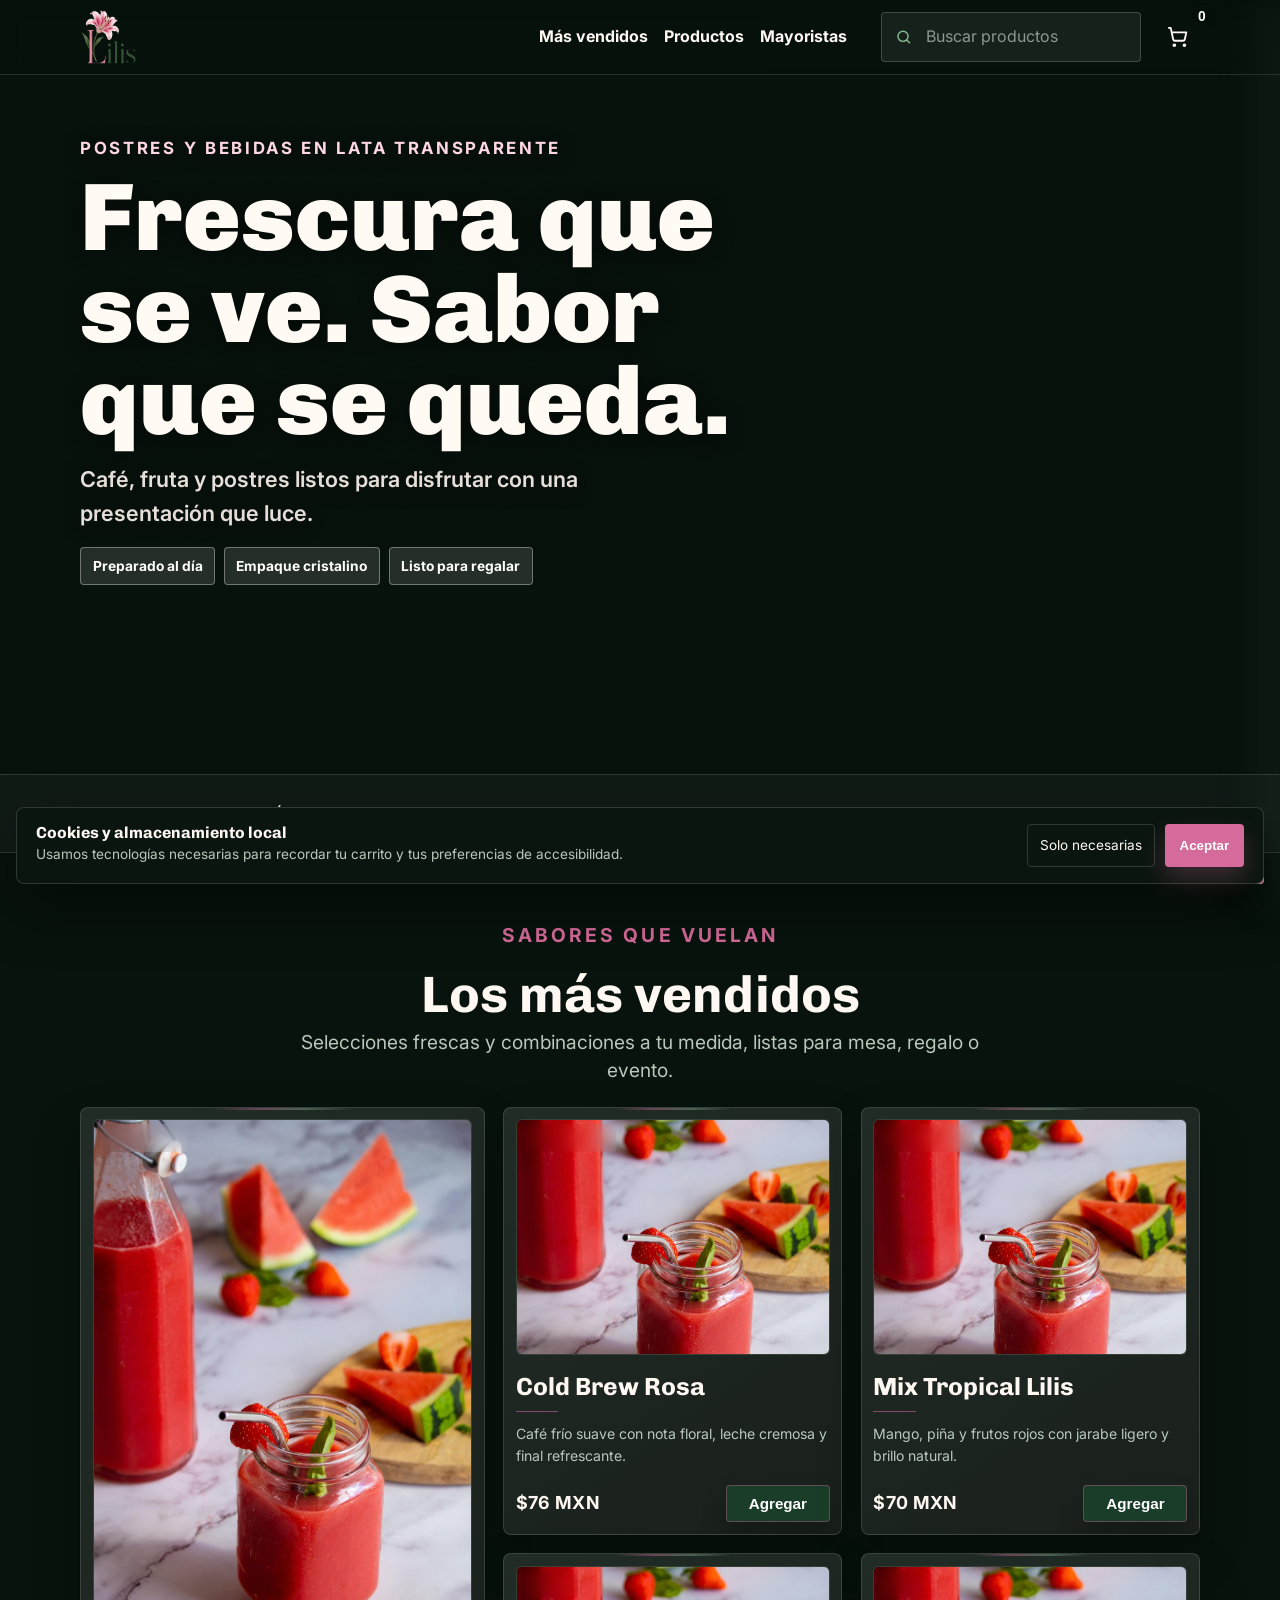
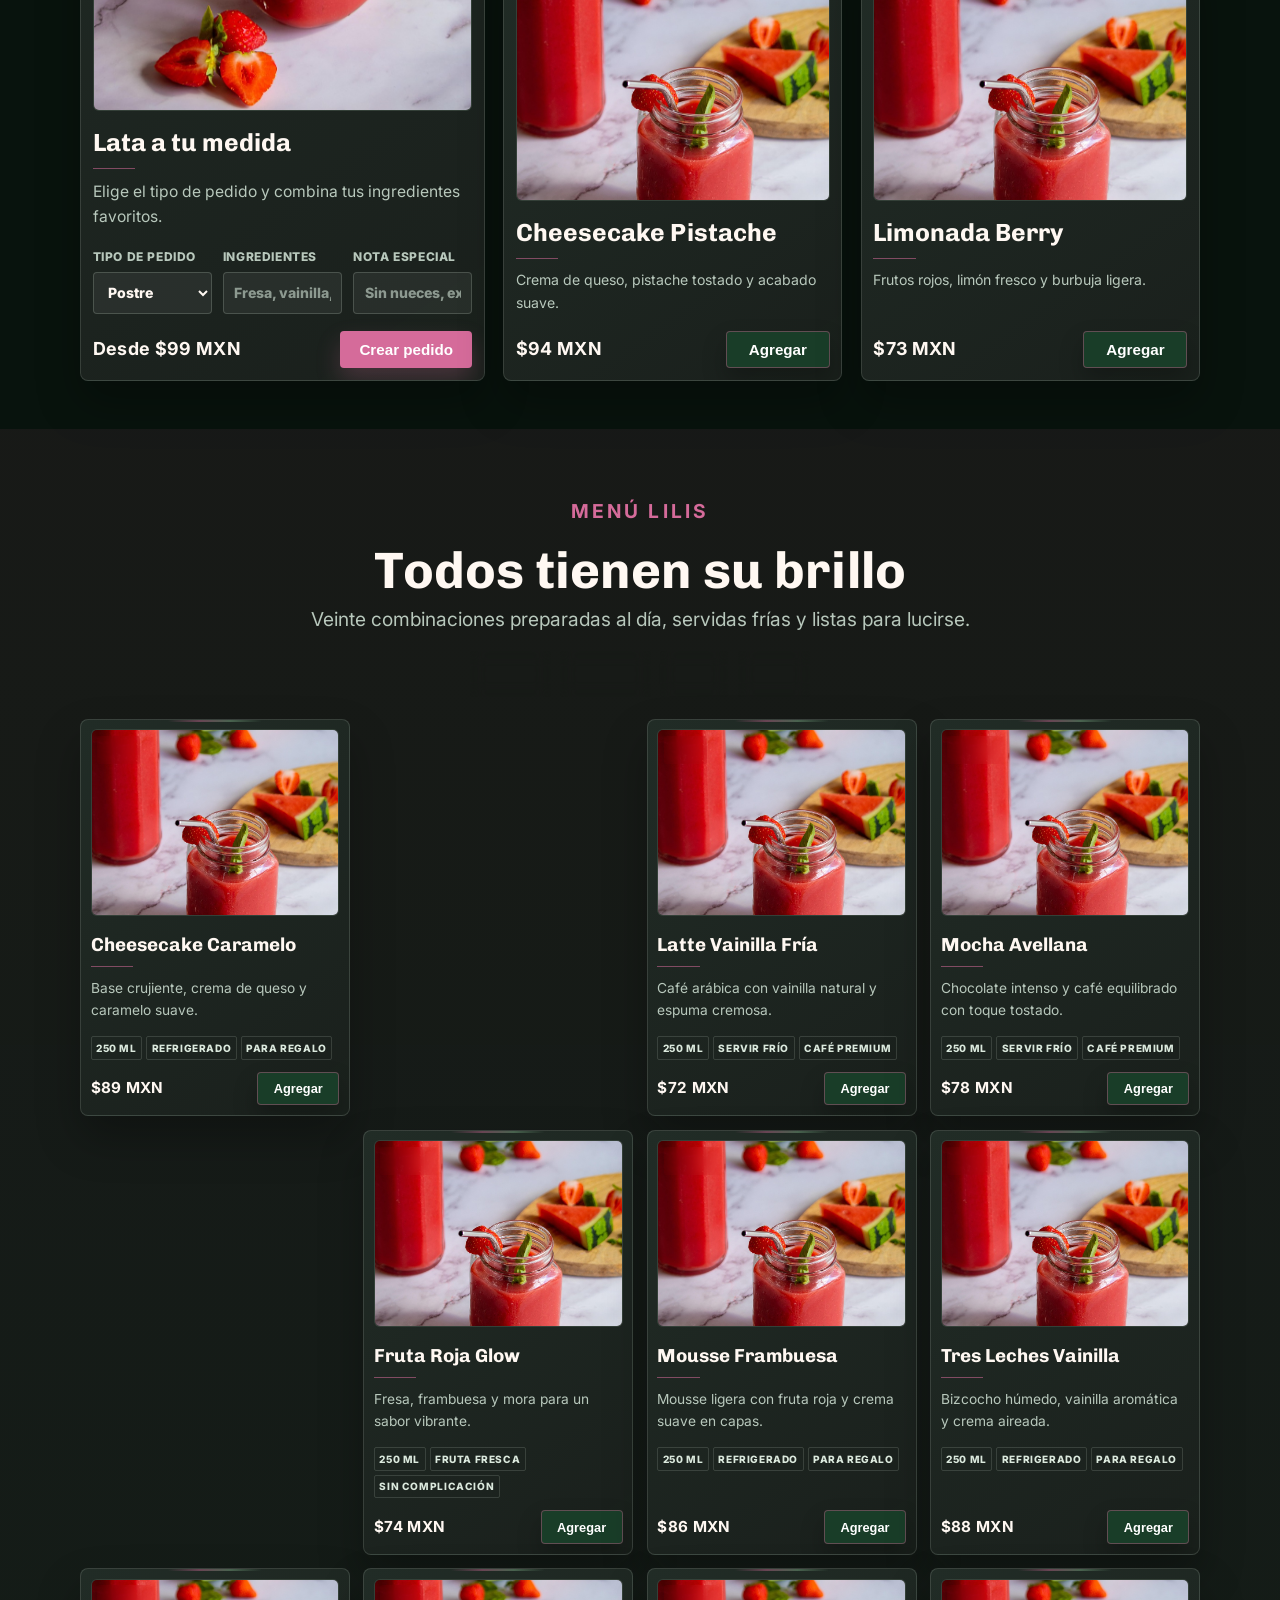
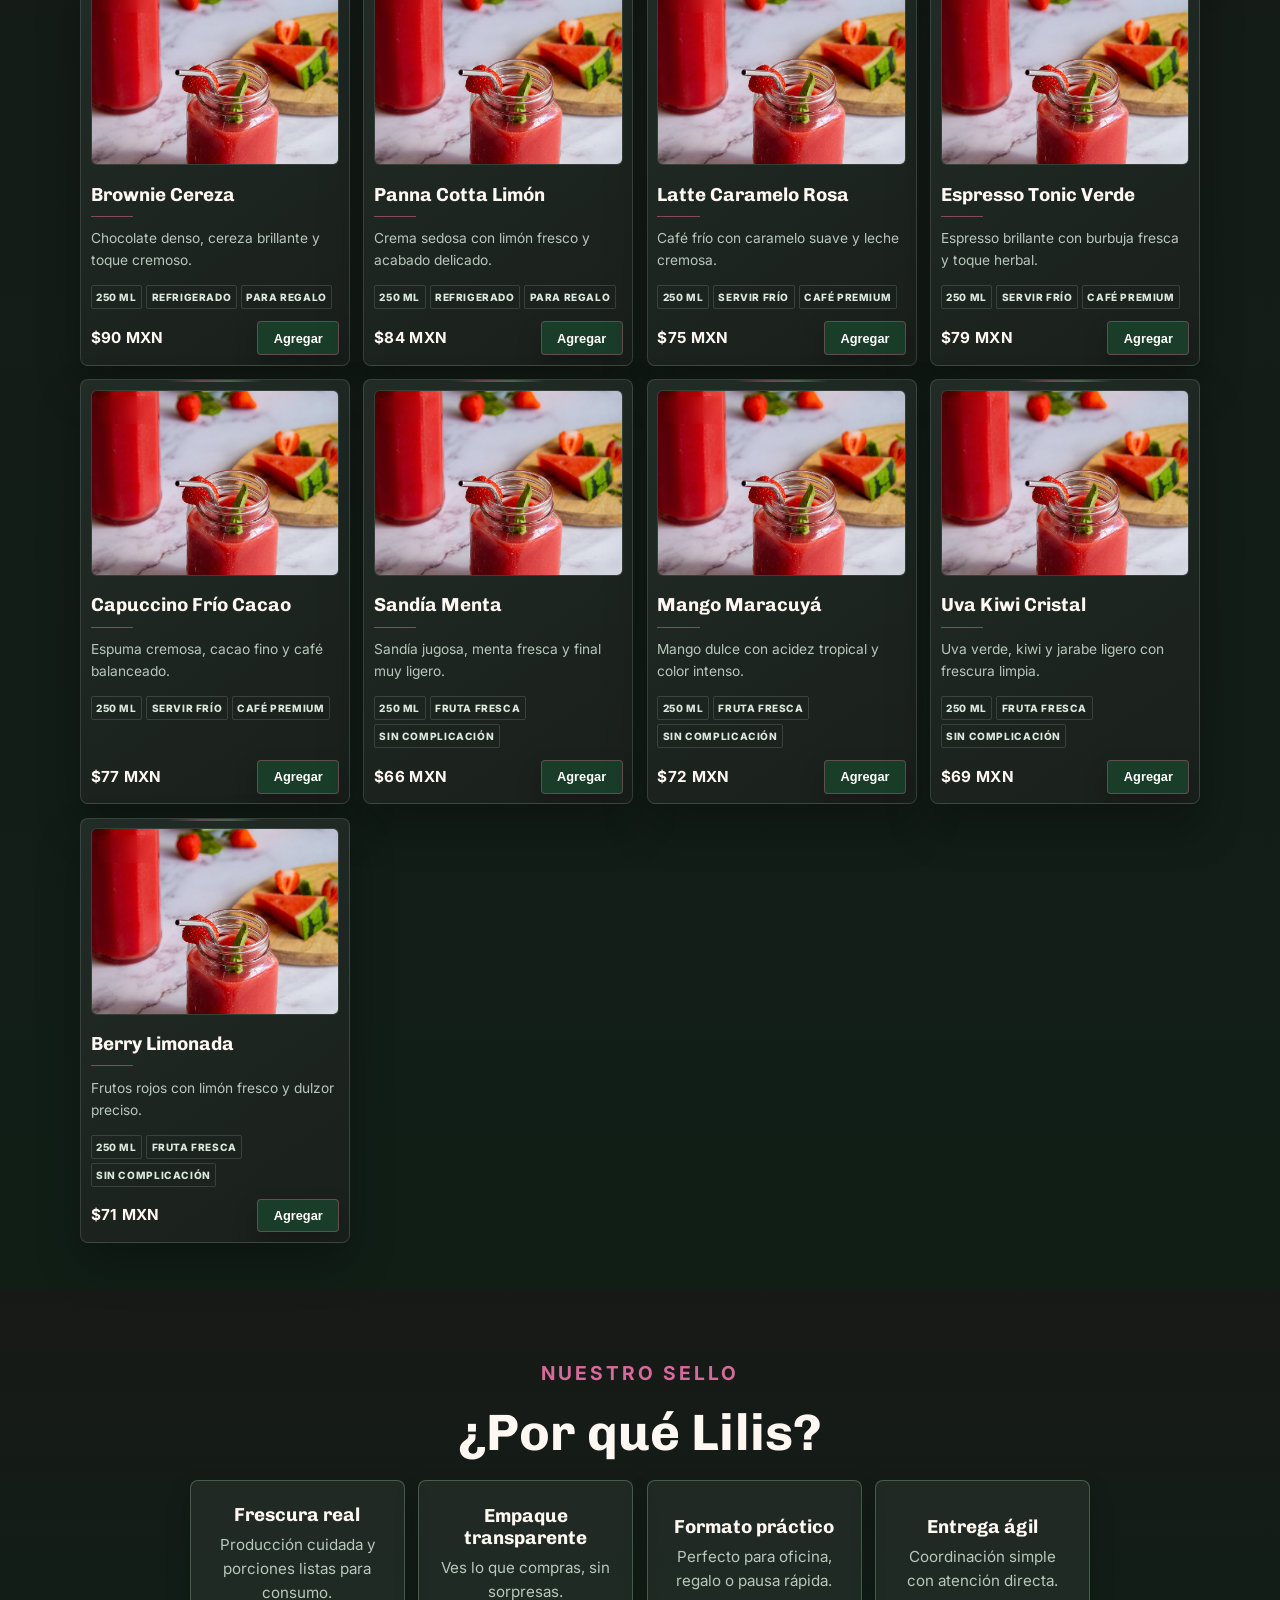
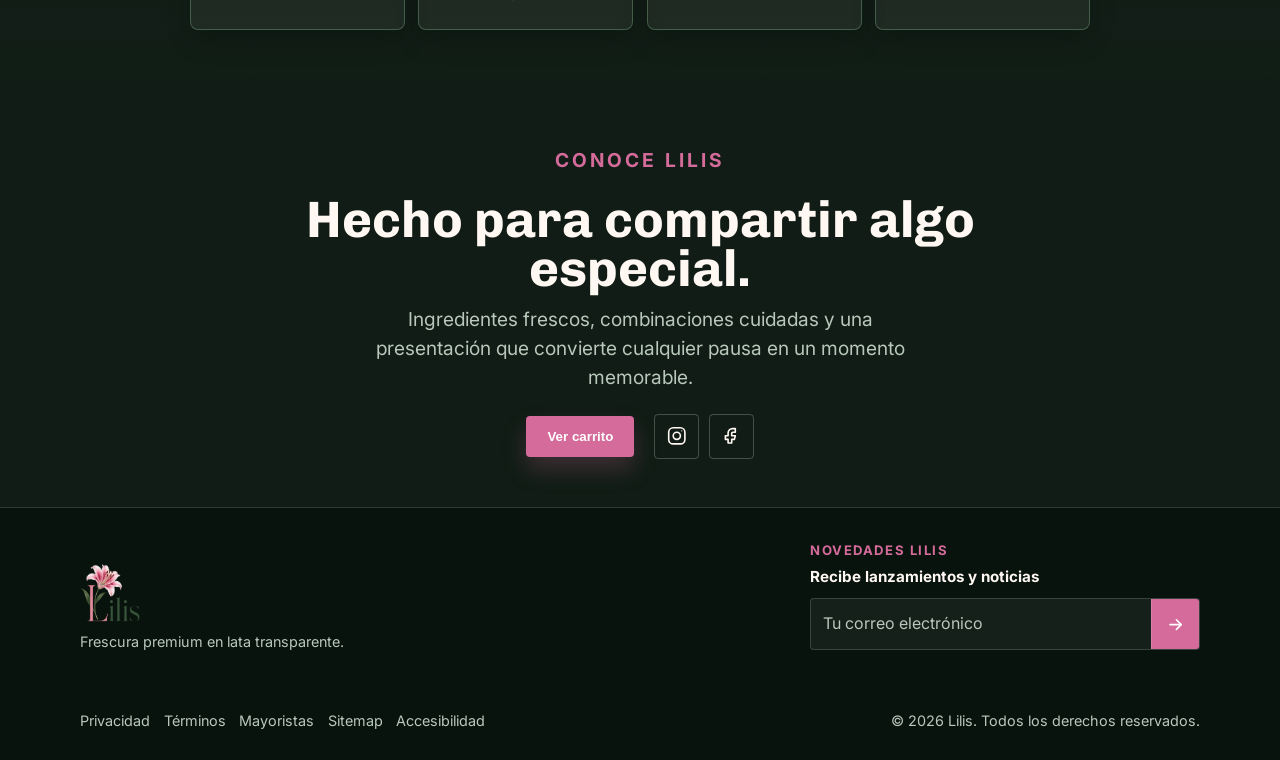
<file: index.html>
<!doctype html>
<html lang="es">
<head>
  <meta charset="UTF-8">
  <meta name="viewport" content="width=device-width, initial-scale=1.0">
  <title>Lilis | Latas premium de postres, café y fruta cóctel</title>
  <meta name="description" content="Descubre Lilis: postres, café frío y fruta fresca en latas transparentes. Productos premium preparados al día, ideales para regalar, compartir o disfrutar.">
  <meta name="author" content="Lilis">
  <meta name="theme-color" content="#07120c">
  <meta name="robots" content="index, follow, max-image-preview:large">
  <meta name="googlebot" content="index, follow">
  <meta property="og:title" content="Lilis | Frescura premium en lata">
  <meta property="og:description" content="Postres, café frío y fruta fresca en latas transparentes. Preparado al día y listo para lucirse.">
  <meta property="og:type" content="website">
  <meta property="og:site_name" content="Lilis">
  <meta property="og:locale" content="es_MX">
  <meta property="og:image" content="https://retr0zer07.github.io/Lilis/assets/logo.png">
  <meta property="og:image:alt" content="Logotipo de Lilis">
  <meta property="og:url" content="https://retr0zer07.github.io/Lilis/">
  <meta name="twitter:card" content="summary_large_image">
  <meta name="twitter:title" content="Lilis | Frescura premium en lata">
  <meta name="twitter:description" content="Postres, café frío y fruta fresca en latas transparentes.">
  <meta name="twitter:image" content="https://retr0zer07.github.io/Lilis/assets/logo.png">
  <link rel="canonical" href="https://retr0zer07.github.io/Lilis/">
  <link rel="alternate" hreflang="es-MX" href="https://retr0zer07.github.io/Lilis/">
  <link rel="icon" type="image/png" href="assets/logo.png">
  <link rel="apple-touch-icon" href="assets/logo.png">
  <link rel="preconnect" href="https://fonts.googleapis.com">
  <link rel="preconnect" href="https://fonts.gstatic.com" crossorigin>
  <link href="https://fonts.googleapis.com/css2?family=Chivo:wght@700;800;900&family=Inter:wght@400;500;600;700&display=swap" rel="stylesheet">
  <link rel="stylesheet" href="styles.css?v=41">
  <script type="application/ld+json">
  {
    "@context": "https://schema.org",
    "@graph": [
      {
        "@type": "Organization",
        "@id": "https://retr0zer07.github.io/Lilis/#organization",
        "name": "Lilis",
        "url": "https://retr0zer07.github.io/Lilis/",
        "logo": "https://retr0zer07.github.io/Lilis/assets/logo.png",
        "sameAs": [
          "https://instagram.com/lilis",
          "https://facebook.com/lilis"
        ]
      },
      {
        "@type": "WebSite",
        "@id": "https://retr0zer07.github.io/Lilis/#website",
        "url": "https://retr0zer07.github.io/Lilis/",
        "name": "Lilis",
        "description": "Postres, café frío y fruta fresca en latas transparentes.",
        "publisher": {
          "@id": "https://retr0zer07.github.io/Lilis/#organization"
        },
        "inLanguage": "es-MX"
      },
      {
        "@type": "WebPage",
        "@id": "https://retr0zer07.github.io/Lilis/#webpage",
        "url": "https://retr0zer07.github.io/Lilis/",
        "name": "Lilis | Frescura premium en lata",
        "isPartOf": {
          "@id": "https://retr0zer07.github.io/Lilis/#website"
        },
        "about": {
          "@id": "https://retr0zer07.github.io/Lilis/#organization"
        },
        "inLanguage": "es-MX"
      },
      {
        "@type": "ItemList",
        "name": "Productos más vendidos de Lilis",
        "numberOfItems": 5,
        "itemListElement": [
          {
            "@type": "ListItem",
            "position": 1,
            "item": {
              "@type": "Product",
              "name": "Lata a tu medida",
              "description": "Lata personalizada con tipo de pedido, ingredientes y nota especial.",
              "brand": { "@type": "Brand", "name": "Lilis" },
              "offers": {
                "@type": "Offer",
                "price": "99",
                "priceCurrency": "MXN",
                "availability": "https://schema.org/InStock",
                "url": "https://retr0zer07.github.io/Lilis/#mas-vendidos"
              }
            }
          },
          {
            "@type": "ListItem",
            "position": 2,
            "item": {
              "@type": "Product",
              "name": "Cold Brew Rosa",
              "description": "Café frío suave con nota floral, leche cremosa y final refrescante.",
              "brand": { "@type": "Brand", "name": "Lilis" },
              "offers": {
                "@type": "Offer",
                "price": "76",
                "priceCurrency": "MXN",
                "availability": "https://schema.org/InStock",
                "url": "https://retr0zer07.github.io/Lilis/#mas-vendidos"
              }
            }
          },
          {
            "@type": "ListItem",
            "position": 3,
            "item": {
              "@type": "Product",
              "name": "Mix Tropical Lilis",
              "description": "Mango, piña y frutos rojos con jarabe ligero y brillo natural.",
              "brand": { "@type": "Brand", "name": "Lilis" },
              "offers": {
                "@type": "Offer",
                "price": "70",
                "priceCurrency": "MXN",
                "availability": "https://schema.org/InStock",
                "url": "https://retr0zer07.github.io/Lilis/#mas-vendidos"
              }
            }
          },
          {
            "@type": "ListItem",
            "position": 4,
            "item": {
              "@type": "Product",
              "name": "Cheesecake Pistache",
              "description": "Crema de queso, pistache tostado y acabado suave.",
              "brand": { "@type": "Brand", "name": "Lilis" },
              "offers": {
                "@type": "Offer",
                "price": "94",
                "priceCurrency": "MXN",
                "availability": "https://schema.org/InStock",
                "url": "https://retr0zer07.github.io/Lilis/#mas-vendidos"
              }
            }
          },
          {
            "@type": "ListItem",
            "position": 5,
            "item": {
              "@type": "Product",
              "name": "Limonada Berry",
              "description": "Frutos rojos, limón fresco y burbuja ligera.",
              "brand": { "@type": "Brand", "name": "Lilis" },
              "offers": {
                "@type": "Offer",
                "price": "73",
                "priceCurrency": "MXN",
                "availability": "https://schema.org/InStock",
                "url": "https://retr0zer07.github.io/Lilis/#mas-vendidos"
              }
            }
          }
        ]
      }
    ]
  }
  </script>
</head>
<body>
  <a class="skip-link" href="#contenido">Saltar al contenido</a>
  <header class="site-header" id="inicio">
    <nav class="nav container" aria-label="Principal">
      <a href="#inicio" class="brand" aria-label="Lilis inicio">
        <img src="assets/logo.png" alt="Lilis">
      </a>
      <button class="menu-toggle" type="button" aria-label="Abrir menú" aria-expanded="false" aria-controls="menu">
        <svg aria-hidden="true" viewBox="0 0 24 24" width="24" height="24" fill="none" stroke="currentColor" stroke-width="2" stroke-linecap="round">
          <path d="M4 7h16"></path>
          <path d="M4 12h16"></path>
          <path d="M4 17h16"></path>
        </svg>
      </button>
      <ul id="menu" class="menu">
        <li><a href="#mas-vendidos">Más vendidos</a></li>
        <li><a href="#productos">Productos</a></li>
        <li><a href="mayoristas.html">Mayoristas</a></li>
      </ul>
      <div class="catalog-search nav-search">
        <label for="product-search">Buscar en el menú</label>
        <div class="search-field">
          <svg aria-hidden="true" viewBox="0 0 24 24" width="20" height="20" fill="none" stroke="currentColor" stroke-width="2" stroke-linecap="round" stroke-linejoin="round">
            <circle cx="11" cy="11" r="7"></circle>
            <path d="m20 20-4-4"></path>
          </svg>
          <input id="product-search" type="search" placeholder="Buscar productos" autocomplete="off">
        </div>
        <p class="search-status" aria-live="polite"></p>
      </div>
      <button class="cart-icon-btn cart-toggle" type="button" aria-label="Abrir carrito" aria-controls="carrito" aria-expanded="false">
        <svg aria-hidden="true" viewBox="0 0 24 24" width="22" height="22" fill="none" stroke="currentColor" stroke-width="2" stroke-linecap="round" stroke-linejoin="round">
          <circle cx="8" cy="21" r="1"></circle>
          <circle cx="19" cy="21" r="1"></circle>
          <path d="M2.05 2.05h2l2.66 12.42a2 2 0 0 0 2 1.58h8.72a2 2 0 0 0 2-1.58l1.62-7.47H5.12"></path>
        </svg>
        <span class="cart-count">0</span>
      </button>
    </nav>
  </header>

  <main id="contenido">
    <section class="hero reveal">
      <div class="hero-media" aria-hidden="true">
        <video autoplay muted loop playsinline preload="metadata">
          <source src="https://cdn.pixabay.com/video/2021/07/24/82602-580137800_medium.mp4?download" type="video/mp4">
        </video>
        <div class="hero-overlay"></div>
      </div>
      <div class="hero-content container">
        <p class="eyebrow">POSTRES Y BEBIDAS EN LATA TRANSPARENTE</p>
        <h1>Frescura que se ve. Sabor que se queda.</h1>
        <p class="hero-subtitle">Café, fruta y postres listos para disfrutar con una presentación que luce.</p>
        <div class="hero-badges" aria-label="Características principales">
          <span>Preparado al día</span>
          <span>Empaque cristalino</span>
          <span>Listo para regalar</span>
        </div>
      </div>
    </section>

    <section class="trust-strip" aria-label="Confianza de compra">
      <div class="container trust-strip-inner">
        <span>Preparado al día</span>
        <span>Entrega local</span>
        <span>Pago seguro</span>
        <span>Lata transparente</span>
      </div>
    </section>

    <section id="mas-vendidos" class="section container reveal">
      <div class="section-heading">
        <p class="eyebrow">SABORES QUE VUELAN</p>
        <h2>Los más vendidos</h2>
        <p class="section-intro">Selecciones frescas y combinaciones a tu medida, listas para mesa, regalo o evento.</p>
      </div>
      <div class="grid three featured-products">
        <article class="card product-card custom-order-card" data-category="personalizado" data-id="lata-a-tu-medida" data-name="Lata a tu medida" data-price="99">
          <figure class="product-photo-frame">
            <img src="assets/product-placeholder.jpg?v=1" alt="Foto de una bebida frutal para una lata personalizada">
          </figure>
          <span class="tag top">A tu medida</span>
          <h3>Lata a tu medida</h3>
          <p>Elige el tipo de pedido y combina tus ingredientes favoritos.</p>
          <div class="custom-order-fields">
            <label>Tipo de pedido
              <select class="custom-order-select" data-custom-field="tipo">
                <option value="Postre">Postre</option>
                <option value="Café frío">Café frío</option>
                <option value="Fruta fresca">Fruta fresca</option>
              </select>
            </label>
            <label>Ingredientes
              <input class="custom-order-input" data-custom-field="ingredientes" type="text" placeholder="Fresa, vainilla, cacao...">
            </label>
            <label>Nota especial
              <input class="custom-order-input" data-custom-field="nota" type="text" placeholder="Sin nueces, extra crema...">
            </label>
          </div>
          <div class="product-card-footer">
            <strong>Desde $99 MXN</strong>
            <button class="btn btn-small custom-add-to-cart" type="button">Crear pedido</button>
          </div>
        </article>
        <article class="card product-card" data-category="cafe" data-id="cold-brew-rosa" data-name="Cold Brew Rosa" data-price="76">
          <figure class="product-photo-frame">
            <img src="assets/product-placeholder.jpg?v=1" alt="Foto de bebida frutal en vaso para Cold Brew Rosa">
          </figure>
          <span class="tag top">Más vendido</span>
          <h3>Cold Brew Rosa</h3>
          <p>Café frío suave con nota floral, leche cremosa y final refrescante.</p>
          <div class="product-card-footer">
            <strong>$76 MXN</strong>
            <button class="btn btn-small add-to-cart" type="button">Agregar</button>
          </div>
        </article>
        <article class="card product-card" data-category="fruta" data-id="mix-tropical-lilis" data-name="Mix Tropical Lilis" data-price="70">
          <figure class="product-photo-frame">
            <img src="assets/product-placeholder.jpg?v=1" alt="Foto de bebida frutal en vaso para Mix Tropical Lilis">
          </figure>
          <span class="tag top">Más vendido</span>
          <h3>Mix Tropical Lilis</h3>
          <p>Mango, piña y frutos rojos con jarabe ligero y brillo natural.</p>
          <div class="product-card-footer">
            <strong>$70 MXN</strong>
            <button class="btn btn-small add-to-cart" type="button">Agregar</button>
          </div>
        </article>
        <article class="card product-card" data-category="postres" data-id="cheesecake-pistache" data-name="Cheesecake Pistache" data-price="94">
          <figure class="product-photo-frame">
            <img src="assets/product-placeholder.jpg?v=1" alt="Foto de bebida frutal en vaso para Cheesecake Pistache">
          </figure>
          <span class="tag nuevo">Nuevo</span>
          <h3>Cheesecake Pistache</h3>
          <p>Crema de queso, pistache tostado y acabado suave.</p>
          <div class="product-card-footer">
            <strong>$94 MXN</strong>
            <button class="btn btn-small add-to-cart" type="button">Agregar</button>
          </div>
        </article>
        <article class="card product-card" data-category="fruta" data-id="limonada-berry" data-name="Limonada Berry" data-price="73">
          <figure class="product-photo-frame">
            <img src="assets/product-placeholder.jpg?v=1" alt="Foto de bebida frutal en vaso para Limonada Berry">
          </figure>
          <span class="tag top">Top</span>
          <h3>Limonada Berry</h3>
          <p>Frutos rojos, limón fresco y burbuja ligera.</p>
          <div class="product-card-footer">
            <strong>$73 MXN</strong>
            <button class="btn btn-small add-to-cart" type="button">Agregar</button>
          </div>
        </article>
      </div>
    </section>

    <section id="productos" class="section alt-bg reveal">
      <div class="container">
        <div class="section-heading">
          <p class="eyebrow">MENÚ LILIS</p>
          <h2>Todos tienen su brillo</h2>
          <p class="section-intro">Veinte combinaciones preparadas al día, servidas frías y listas para lucirse.</p>
        </div>
        <div class="product-toolbar" aria-label="Filtrar productos">
          <button class="filter-btn active" type="button" data-filter="all" aria-pressed="true">Todos</button>
          <button class="filter-btn" type="button" data-filter="postres" aria-pressed="false">Postres</button>
          <button class="filter-btn" type="button" data-filter="cafe" aria-pressed="false">Café</button>
          <button class="filter-btn" type="button" data-filter="fruta" aria-pressed="false">Fruta</button>
        </div>
        <div class="grid products">
          <article class="card product-card" data-category="postres" data-id="cheesecake-caramelo" data-name="Cheesecake Caramelo" data-price="89">
            <figure class="product-photo-frame">
              <img src="assets/product-placeholder.jpg?v=1" alt="Foto de bebida frutal en vaso para Cheesecake Caramelo">
            </figure>
            <span class="tag top">Top</span>
            <h3>Cheesecake Caramelo</h3>
            <p>Base crujiente, crema de queso y caramelo suave.</p>
            <div class="product-card-footer">
              <strong>$89 MXN</strong>
              <button class="btn btn-small add-to-cart" type="button">Agregar</button>
            </div>
          </article>
          <article class="card product-card" data-category="postres" data-id="tiramisu-lilis" data-name="Tiramisú Lilis" data-price="95">
            <figure class="product-photo-frame">
              <img src="assets/product-placeholder.jpg?v=1" alt="Foto de bebida frutal en vaso para Tiramisú Lilis">
            </figure>
            <span class="tag nuevo">Nuevo</span>
            <h3>Tiramisú Lilis</h3>
            <p>Notas de cacao y café con crema ligera italiana.</p>
            <div class="product-card-footer">
              <strong>$95 MXN</strong>
              <button class="btn btn-small add-to-cart" type="button">Agregar</button>
            </div>
          </article>
          <article class="card product-card" data-category="cafe" data-id="latte-vainilla-fria" data-name="Latte Vainilla Fría" data-price="72">
            <figure class="product-photo-frame">
              <img src="assets/product-placeholder.jpg?v=1" alt="Foto de bebida frutal en vaso para Latte Vainilla Fría">
            </figure>
            <span class="tag top">Top</span>
            <h3>Latte Vainilla Fría</h3>
            <p>Café arábica con vainilla natural y espuma cremosa.</p>
            <div class="product-card-footer">
              <strong>$72 MXN</strong>
              <button class="btn btn-small add-to-cart" type="button">Agregar</button>
            </div>
          </article>
          <article class="card product-card" data-category="cafe" data-id="mocha-avellana" data-name="Mocha Avellana" data-price="78">
            <figure class="product-photo-frame">
              <img src="assets/product-placeholder.jpg?v=1" alt="Foto de bebida frutal en vaso para Mocha Avellana">
            </figure>
            <span class="tag nuevo">Nuevo</span>
            <h3>Mocha Avellana</h3>
            <p>Chocolate intenso y café equilibrado con toque tostado.</p>
            <div class="product-card-footer">
              <strong>$78 MXN</strong>
              <button class="btn btn-small add-to-cart" type="button">Agregar</button>
            </div>
          </article>
          <article class="card product-card" data-category="fruta" data-id="coctel-tropical" data-name="Cóctel Tropical" data-price="68">
            <figure class="product-photo-frame">
              <img src="assets/product-placeholder.jpg?v=1" alt="Foto de bebida frutal en vaso para Cóctel Tropical">
            </figure>
            <span class="tag top">Top</span>
            <h3>Cóctel Tropical</h3>
            <p>Mango, piña y uva en jarabe ligero y refrescante.</p>
            <div class="product-card-footer">
              <strong>$68 MXN</strong>
              <button class="btn btn-small add-to-cart" type="button">Agregar</button>
            </div>
          </article>
          <article class="card product-card" data-category="fruta" data-id="fruta-roja-glow" data-name="Fruta Roja Glow" data-price="74">
            <figure class="product-photo-frame">
              <img src="assets/product-placeholder.jpg?v=1" alt="Foto de bebida frutal en vaso para Fruta Roja Glow">
            </figure>
            <span class="tag nuevo">Nuevo</span>
            <h3>Fruta Roja Glow</h3>
            <p>Fresa, frambuesa y mora para un sabor vibrante.</p>
            <div class="product-card-footer">
              <strong>$74 MXN</strong>
              <button class="btn btn-small add-to-cart" type="button">Agregar</button>
            </div>
          </article>
          <article class="card product-card" data-category="postres" data-id="mousse-frambuesa" data-name="Mousse Frambuesa" data-price="86">
            <figure class="product-photo-frame">
              <img src="assets/product-placeholder.jpg?v=1" alt="Foto de bebida frutal en vaso para Mousse Frambuesa">
            </figure>
            <span class="tag nuevo">Nuevo</span>
            <h3>Mousse Frambuesa</h3>
            <p>Mousse ligera con fruta roja y crema suave en capas.</p>
            <div class="product-card-footer">
              <strong>$86 MXN</strong>
              <button class="btn btn-small add-to-cart" type="button">Agregar</button>
            </div>
          </article>
          <article class="card product-card" data-category="postres" data-id="tres-leches-vainilla" data-name="Tres Leches Vainilla" data-price="88">
            <figure class="product-photo-frame">
              <img src="assets/product-placeholder.jpg?v=1" alt="Foto de bebida frutal en vaso para Tres Leches Vainilla">
            </figure>
            <span class="tag top">Top</span>
            <h3>Tres Leches Vainilla</h3>
            <p>Bizcocho húmedo, vainilla aromática y crema aireada.</p>
            <div class="product-card-footer">
              <strong>$88 MXN</strong>
              <button class="btn btn-small add-to-cart" type="button">Agregar</button>
            </div>
          </article>
          <article class="card product-card" data-category="postres" data-id="brownie-cereza" data-name="Brownie Cereza" data-price="90">
            <figure class="product-photo-frame">
              <img src="assets/product-placeholder.jpg?v=1" alt="Foto de bebida frutal en vaso para Brownie Cereza">
            </figure>
            <span class="tag nuevo">Nuevo</span>
            <h3>Brownie Cereza</h3>
            <p>Chocolate denso, cereza brillante y toque cremoso.</p>
            <div class="product-card-footer">
              <strong>$90 MXN</strong>
              <button class="btn btn-small add-to-cart" type="button">Agregar</button>
            </div>
          </article>
          <article class="card product-card" data-category="postres" data-id="panna-cotta-limon" data-name="Panna Cotta Limón" data-price="84">
            <figure class="product-photo-frame">
              <img src="assets/product-placeholder.jpg?v=1" alt="Foto de bebida frutal en vaso para Panna Cotta Limón">
            </figure>
            <span class="tag top">Top</span>
            <h3>Panna Cotta Limón</h3>
            <p>Crema sedosa con limón fresco y acabado delicado.</p>
            <div class="product-card-footer">
              <strong>$84 MXN</strong>
              <button class="btn btn-small add-to-cart" type="button">Agregar</button>
            </div>
          </article>
          <article class="card product-card" data-category="cafe" data-id="latte-caramelo-rosa" data-name="Latte Caramelo Rosa" data-price="75">
            <figure class="product-photo-frame">
              <img src="assets/product-placeholder.jpg?v=1" alt="Foto de bebida frutal en vaso para Latte Caramelo Rosa">
            </figure>
            <span class="tag nuevo">Nuevo</span>
            <h3>Latte Caramelo Rosa</h3>
            <p>Café frío con caramelo suave y leche cremosa.</p>
            <div class="product-card-footer">
              <strong>$75 MXN</strong>
              <button class="btn btn-small add-to-cart" type="button">Agregar</button>
            </div>
          </article>
          <article class="card product-card" data-category="cafe" data-id="espresso-tonic-verde" data-name="Espresso Tonic Verde" data-price="79">
            <figure class="product-photo-frame">
              <img src="assets/product-placeholder.jpg?v=1" alt="Foto de bebida frutal en vaso para Espresso Tonic Verde">
            </figure>
            <span class="tag top">Top</span>
            <h3>Espresso Tonic Verde</h3>
            <p>Espresso brillante con burbuja fresca y toque herbal.</p>
            <div class="product-card-footer">
              <strong>$79 MXN</strong>
              <button class="btn btn-small add-to-cart" type="button">Agregar</button>
            </div>
          </article>
          <article class="card product-card" data-category="cafe" data-id="capuccino-frio-cacao" data-name="Capuccino Frío Cacao" data-price="77">
            <figure class="product-photo-frame">
              <img src="assets/product-placeholder.jpg?v=1" alt="Foto de bebida frutal en vaso para Capuccino Frío Cacao">
            </figure>
            <span class="tag nuevo">Nuevo</span>
            <h3>Capuccino Frío Cacao</h3>
            <p>Espuma cremosa, cacao fino y café balanceado.</p>
            <div class="product-card-footer">
              <strong>$77 MXN</strong>
              <button class="btn btn-small add-to-cart" type="button">Agregar</button>
            </div>
          </article>
          <article class="card product-card" data-category="fruta" data-id="sandia-menta" data-name="Sandía Menta" data-price="66">
            <figure class="product-photo-frame">
              <img src="assets/product-placeholder.jpg?v=1" alt="Foto de bebida frutal en vaso para Sandía Menta">
            </figure>
            <span class="tag top">Top</span>
            <h3>Sandía Menta</h3>
            <p>Sandía jugosa, menta fresca y final muy ligero.</p>
            <div class="product-card-footer">
              <strong>$66 MXN</strong>
              <button class="btn btn-small add-to-cart" type="button">Agregar</button>
            </div>
          </article>
          <article class="card product-card" data-category="fruta" data-id="mango-maracuya" data-name="Mango Maracuyá" data-price="72">
            <figure class="product-photo-frame">
              <img src="assets/product-placeholder.jpg?v=1" alt="Foto de bebida frutal en vaso para Mango Maracuyá">
            </figure>
            <span class="tag nuevo">Nuevo</span>
            <h3>Mango Maracuyá</h3>
            <p>Mango dulce con acidez tropical y color intenso.</p>
            <div class="product-card-footer">
              <strong>$72 MXN</strong>
              <button class="btn btn-small add-to-cart" type="button">Agregar</button>
            </div>
          </article>
          <article class="card product-card" data-category="fruta" data-id="uva-kiwi-cristal" data-name="Uva Kiwi Cristal" data-price="69">
            <figure class="product-photo-frame">
              <img src="assets/product-placeholder.jpg?v=1" alt="Foto de bebida frutal en vaso para Uva Kiwi Cristal">
            </figure>
            <span class="tag top">Top</span>
            <h3>Uva Kiwi Cristal</h3>
            <p>Uva verde, kiwi y jarabe ligero con frescura limpia.</p>
            <div class="product-card-footer">
              <strong>$69 MXN</strong>
              <button class="btn btn-small add-to-cart" type="button">Agregar</button>
            </div>
          </article>
          <article class="card product-card" data-category="fruta" data-id="berry-limonada" data-name="Berry Limonada" data-price="71">
            <figure class="product-photo-frame">
              <img src="assets/product-placeholder.jpg?v=1" alt="Foto de bebida frutal en vaso para Berry Limonada">
            </figure>
            <span class="tag nuevo">Nuevo</span>
            <h3>Berry Limonada</h3>
            <p>Frutos rojos con limón fresco y dulzor preciso.</p>
            <div class="product-card-footer">
              <strong>$71 MXN</strong>
              <button class="btn btn-small add-to-cart" type="button">Agregar</button>
            </div>
          </article>
        </div>
      </div>
    </section>

    <section class="section alt-bg why-section reveal">
      <div class="container why-content">
        <div class="section-heading">
          <p class="eyebrow">NUESTRO SELLO</p>
          <h2>¿Por qué Lilis?</h2>
        </div>
        <ul class="benefits">
          <li><strong>Frescura real</strong><span>Producción cuidada y porciones listas para consumo.</span></li>
          <li><strong>Empaque transparente</strong><span>Ves lo que compras, sin sorpresas.</span></li>
          <li><strong>Formato práctico</strong><span>Perfecto para oficina, regalo o pausa rápida.</span></li>
          <li><strong>Entrega ágil</strong><span>Coordinación simple con atención directa.</span></li>
        </ul>
      </div>
    </section>

    <section id="contacto" class="section cta reveal">
      <div class="container about-content">
        <p class="eyebrow">CONOCE LILIS</p>
        <h2>Hecho para compartir algo especial.</h2>
        <p>Ingredientes frescos, combinaciones cuidadas y una presentación que convierte cualquier pausa en un momento memorable.</p>
        <div class="about-actions">
          <button class="btn cart-toggle" type="button" aria-controls="carrito" aria-expanded="false">Ver carrito</button>
          <div class="social-links" aria-label="Redes sociales">
            <a class="social-link" href="https://instagram.com/lilis" target="_blank" rel="noopener noreferrer" aria-label="Instagram" title="Instagram">
              <svg aria-hidden="true" viewBox="0 0 24 24" fill="none" stroke="currentColor" stroke-width="1.8" stroke-linecap="round" stroke-linejoin="round">
                <rect x="3" y="3" width="18" height="18" rx="5"></rect>
                <circle cx="12" cy="12" r="4"></circle>
                <circle cx="17.5" cy="6.5" r="0.7" fill="currentColor" stroke="none"></circle>
              </svg>
            </a>
            <a class="social-link" href="https://facebook.com/lilis" target="_blank" rel="noopener noreferrer" aria-label="Facebook" title="Facebook">
              <svg aria-hidden="true" viewBox="0 0 24 24" fill="none" stroke="currentColor" stroke-width="1.8" stroke-linecap="round" stroke-linejoin="round">
                <path d="M14 8h3V4h-3a5 5 0 0 0-5 5v3H6v4h3v4h4v-4h3l1-4h-4V9a1 1 0 0 1 1-1Z"></path>
              </svg>
            </a>
          </div>
        </div>
      </div>
    </section>
  </main>

  <div class="cart-backdrop" data-cart-close hidden></div>
  <aside class="cart-drawer" id="carrito" aria-hidden="true" aria-labelledby="cart-title">
    <div class="cart-header">
      <div>
        <p class="eyebrow">CHECKOUT LILIS</p>
        <h2 id="cart-title">Tu carrito</h2>
      </div>
      <button class="cart-close" type="button" data-cart-close aria-label="Cerrar carrito">×</button>
    </div>
    <div class="cart-items" aria-live="polite"></div>
    <p class="cart-empty">Tu carrito está vacío. Elige una lata para empezar.</p>
    <div class="cart-summary">
      <div class="cart-total">
        <span>Total</span>
        <strong class="cart-total-value">$0 MXN</strong>
      </div>
      <button class="btn checkout-btn" type="button" disabled>Finalizar compra</button>
      <p class="checkout-note" role="status">Completa tus datos para confirmar el pedido.</p>
      <form class="checkout-details" id="checkout-details" hidden>
        <h3>Completa tu pedido</h3>
        <div class="checkout-grid">
          <label>Nombre completo<input name="name" type="text" autocomplete="name" required></label>
          <label>Correo electrónico<input name="email" type="email" autocomplete="email" required></label>
          <label>Teléfono<input name="phone" type="tel" autocomplete="tel" required></label>
          <label>Ciudad<input name="city" type="text" autocomplete="address-level2" required></label>
          <label class="checkout-full">Dirección de entrega<input name="address" type="text" autocomplete="street-address" required></label>
          <label>Código postal<input name="postalCode" type="text" inputmode="numeric" autocomplete="postal-code" required></label>
          <label>Entrega
            <select name="delivery" required>
              <option value="">Selecciona</option>
              <option value="delivery">A domicilio</option>
              <option value="pickup">Punto de entrega</option>
            </select>
          </label>
          <fieldset class="checkout-payment checkout-full">
            <legend>Método de pago</legend>
            <label><input type="radio" name="payment" value="cash" required> Efectivo</label>
            <label><input type="radio" name="payment" value="transfer"> Transferencia</label>
          </fieldset>
          <label class="checkout-full">Notas del pedido<input name="notes" type="text" placeholder="Referencias o indicaciones"></label>
          <label class="checkout-consent checkout-full"><input name="consent" type="checkbox" required><span>Acepto que mis datos se utilicen para procesar este pedido y coordinar la entrega.</span></label>
        </div>
        <button class="btn checkout-submit" type="submit">Confirmar pedido</button>
      </form>
    </div>
  </aside>

  <div class="help-widget">
    <button class="help-toggle" type="button" aria-label="Abrir ayuda" aria-controls="help-panel" aria-expanded="false">
      <svg aria-hidden="true" viewBox="0 0 24 24" fill="none" stroke="currentColor" stroke-width="1.8" stroke-linecap="round" stroke-linejoin="round">
        <path d="M20 11.5a7.5 7.5 0 0 1-8 7.5 8.4 8.4 0 0 1-3.5-.8L4 20l1.3-3.7A7.3 7.3 0 0 1 4.5 12 7.5 7.5 0 0 1 12 4.5a7.5 7.5 0 0 1 8 7Z"></path>
        <path d="M8.5 10h.01M12 10h.01M15.5 10h.01"></path>
      </svg>
    </button>
    <section class="help-panel" id="help-panel" aria-hidden="true" aria-labelledby="help-title" hidden>
      <div class="help-panel-header">
        <div>
          <p class="eyebrow">AYUDA LILIS</p>
          <h2 id="help-title">¿En qué te ayudamos?</h2>
        </div>
        <button class="help-close" type="button" aria-label="Cerrar ayuda">×</button>
      </div>
      <div class="help-questions">
        <button type="button" data-help-answer="Conserva tu producto en refrigeración. Según la receta, recomendamos consumirlo entre 2 y 4 días.">¿Cuánto duran?</button>
        <button type="button" data-help-answer="Sí. Las opciones dependen de tu zona, horario y disponibilidad de entrega.">¿Hacen entregas?</button>
        <button type="button" data-help-answer="Puedes elegir tipo de pedido, ingredientes y una nota especial en la tarjeta Lata a tu medida.">¿Puedo personalizar?</button>
        <button type="button" data-help-answer="Tenemos postres, café frío y fruta fresca en presentaciones listas para disfrutar.">¿Qué puedo pedir?</button>
        <button type="button" data-help-answer="Sí. Escríbenos los sabores, cantidad y fecha para preparar una propuesta.">¿Atienden eventos?</button>
        <button type="button" data-help-answer="Los precios se muestran en pesos mexicanos. El total se confirma antes del pago.">¿En qué moneda?</button>
        <button type="button" data-help-answer="El carrito guarda tus productos en este navegador para que puedas continuar después.">¿Se guarda mi carrito?</button>
        <button type="button" data-help-answer="Para compras de volumen, completa el formulario de Mayoristas y te contactaremos directamente.">¿Compras mayoristas?</button>
      </div>
      <p class="help-answer" role="status">Selecciona una pregunta para ver la respuesta.</p>
    </section>
  </div>

  <footer class="site-footer">
    <div class="container footer-inner">
      <div class="footer-main">
        <div class="footer-brand-block">
          <a class="footer-brand" href="#inicio" aria-label="Lilis inicio">
            <img src="assets/logo.png" alt="Lilis">
          </a>
          <p>Frescura premium en lata transparente.</p>
        </div>
        <form class="newsletter-form" id="newsletter-form">
          <p class="eyebrow">NOVEDADES LILIS</p>
          <label for="newsletter-email">Recibe lanzamientos y noticias</label>
          <div class="newsletter-field">
            <input id="newsletter-email" name="email" type="email" placeholder="Tu correo electrónico" autocomplete="email" required>
            <button type="submit" aria-label="Suscribirme a novedades">
              <svg aria-hidden="true" viewBox="0 0 24 24" fill="none" stroke="currentColor" stroke-width="2" stroke-linecap="round" stroke-linejoin="round">
                <path d="m5 12 14 0"></path>
                <path d="m13 6 6 6-6 6"></path>
              </svg>
            </button>
          </div>
          <p class="newsletter-status" id="newsletter-status" role="status" aria-live="polite"></p>
        </form>
      </div>
      <div class="footer-bottom">
        <div class="footer-links">
          <a href="privacidad.html">Privacidad</a>
          <a href="terminos.html">Términos</a>
          <a href="mayoristas.html">Mayoristas</a>
          <a href="sitemap.xml">Sitemap</a>
          <button class="accessibility-toggle" type="button" aria-controls="accessibility-panel" aria-expanded="false">Accesibilidad</button>
        </div>
        <p>© <span id="year"></span> Lilis. Todos los derechos reservados.</p>
      </div>
    </div>
  </footer>

  <aside class="accessibility-panel" id="accessibility-panel" aria-hidden="true" aria-labelledby="accessibility-title" hidden>
    <div class="accessibility-panel-header">
      <h2 id="accessibility-title">Accesibilidad</h2>
      <button class="accessibility-close" type="button" aria-label="Cerrar accesibilidad">×</button>
    </div>
    <label><input type="checkbox" data-a11y-setting="large-text"> Texto más grande</label>
    <label><input type="checkbox" data-a11y-setting="high-contrast"> Mayor contraste</label>
    <label><input type="checkbox" data-a11y-setting="reduce-motion"> Reducir movimiento</label>
  </aside>

  <section class="cookie-banner" id="cookie-banner" aria-labelledby="cookie-title" hidden>
    <div>
      <h2 id="cookie-title">Cookies y almacenamiento local</h2>
      <p>Usamos tecnologías necesarias para recordar tu carrito y tus preferencias de accesibilidad.</p>
    </div>
    <div class="cookie-actions">
      <button class="cookie-essential" type="button">Solo necesarias</button>
      <button class="btn cookie-accept" type="button">Aceptar</button>
    </div>
  </section>

  <script src="script.js?v=14"></script>
</body>
</html>
</file>
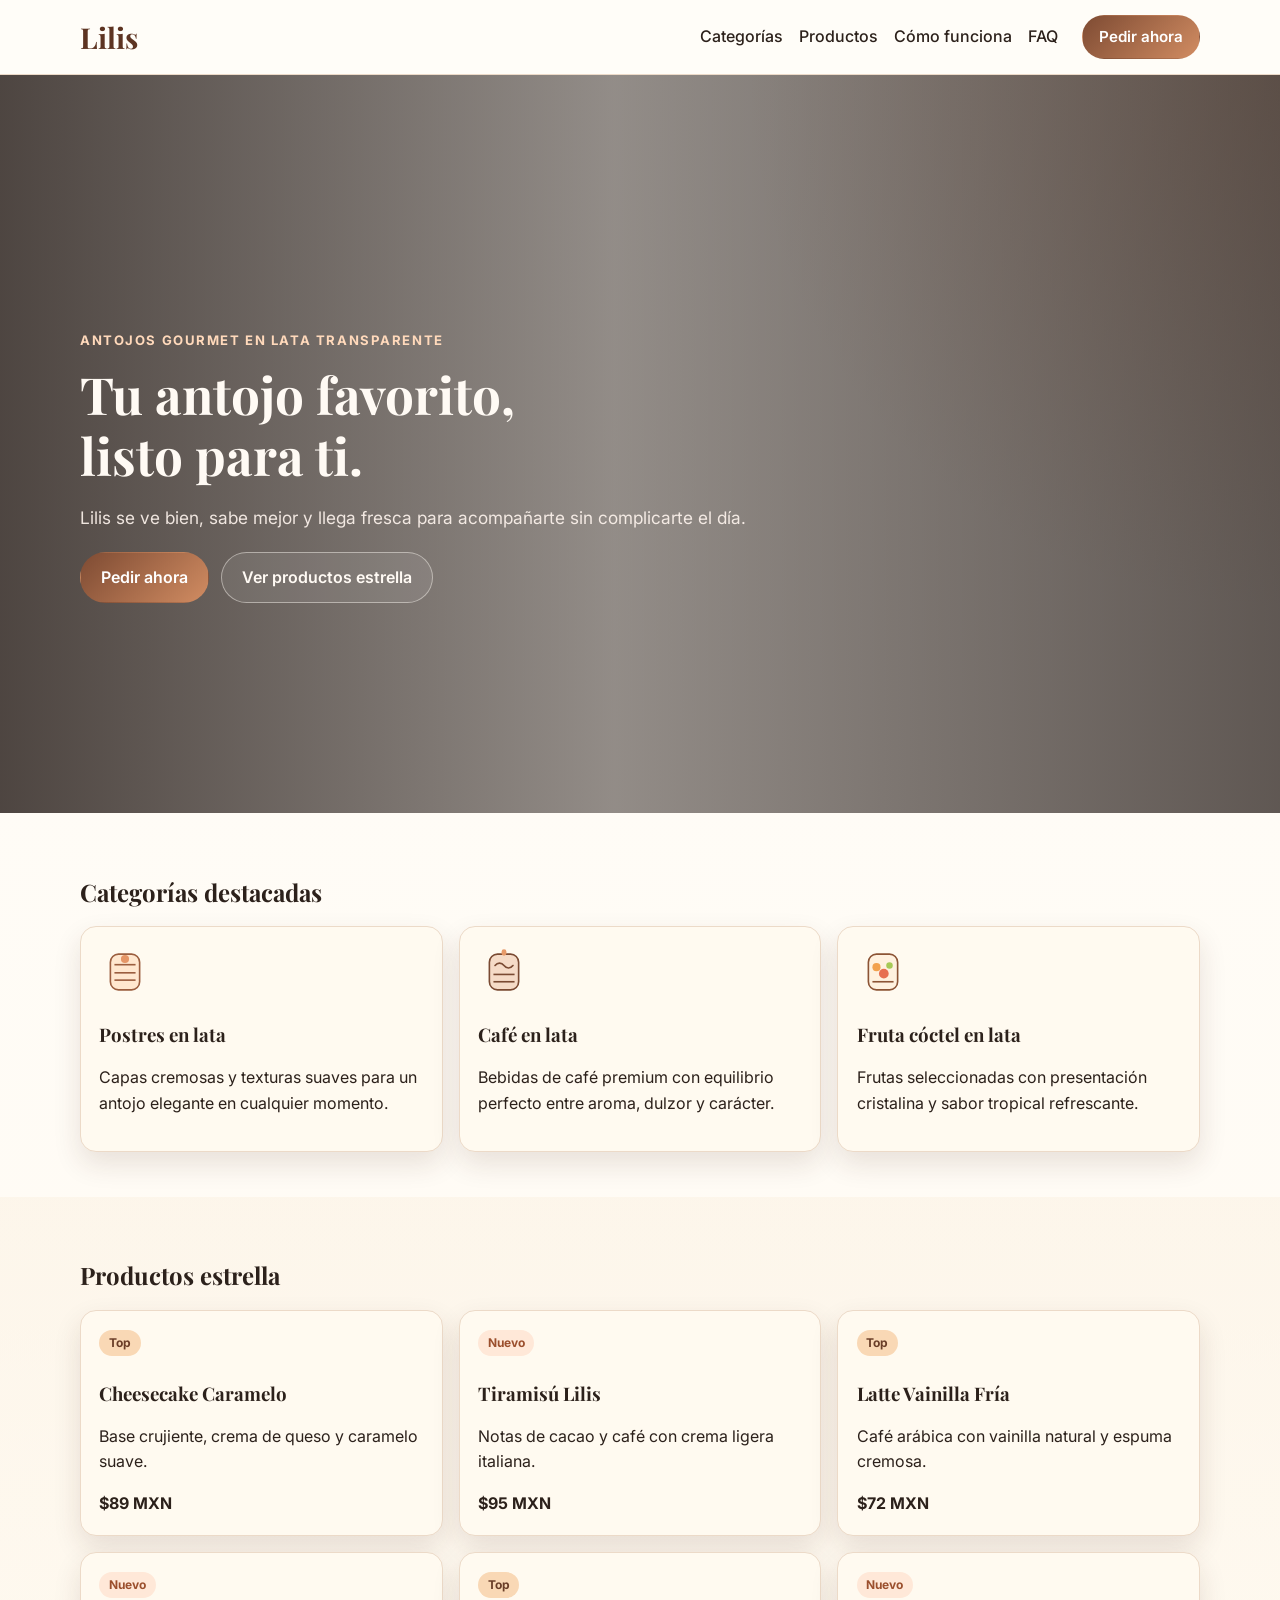
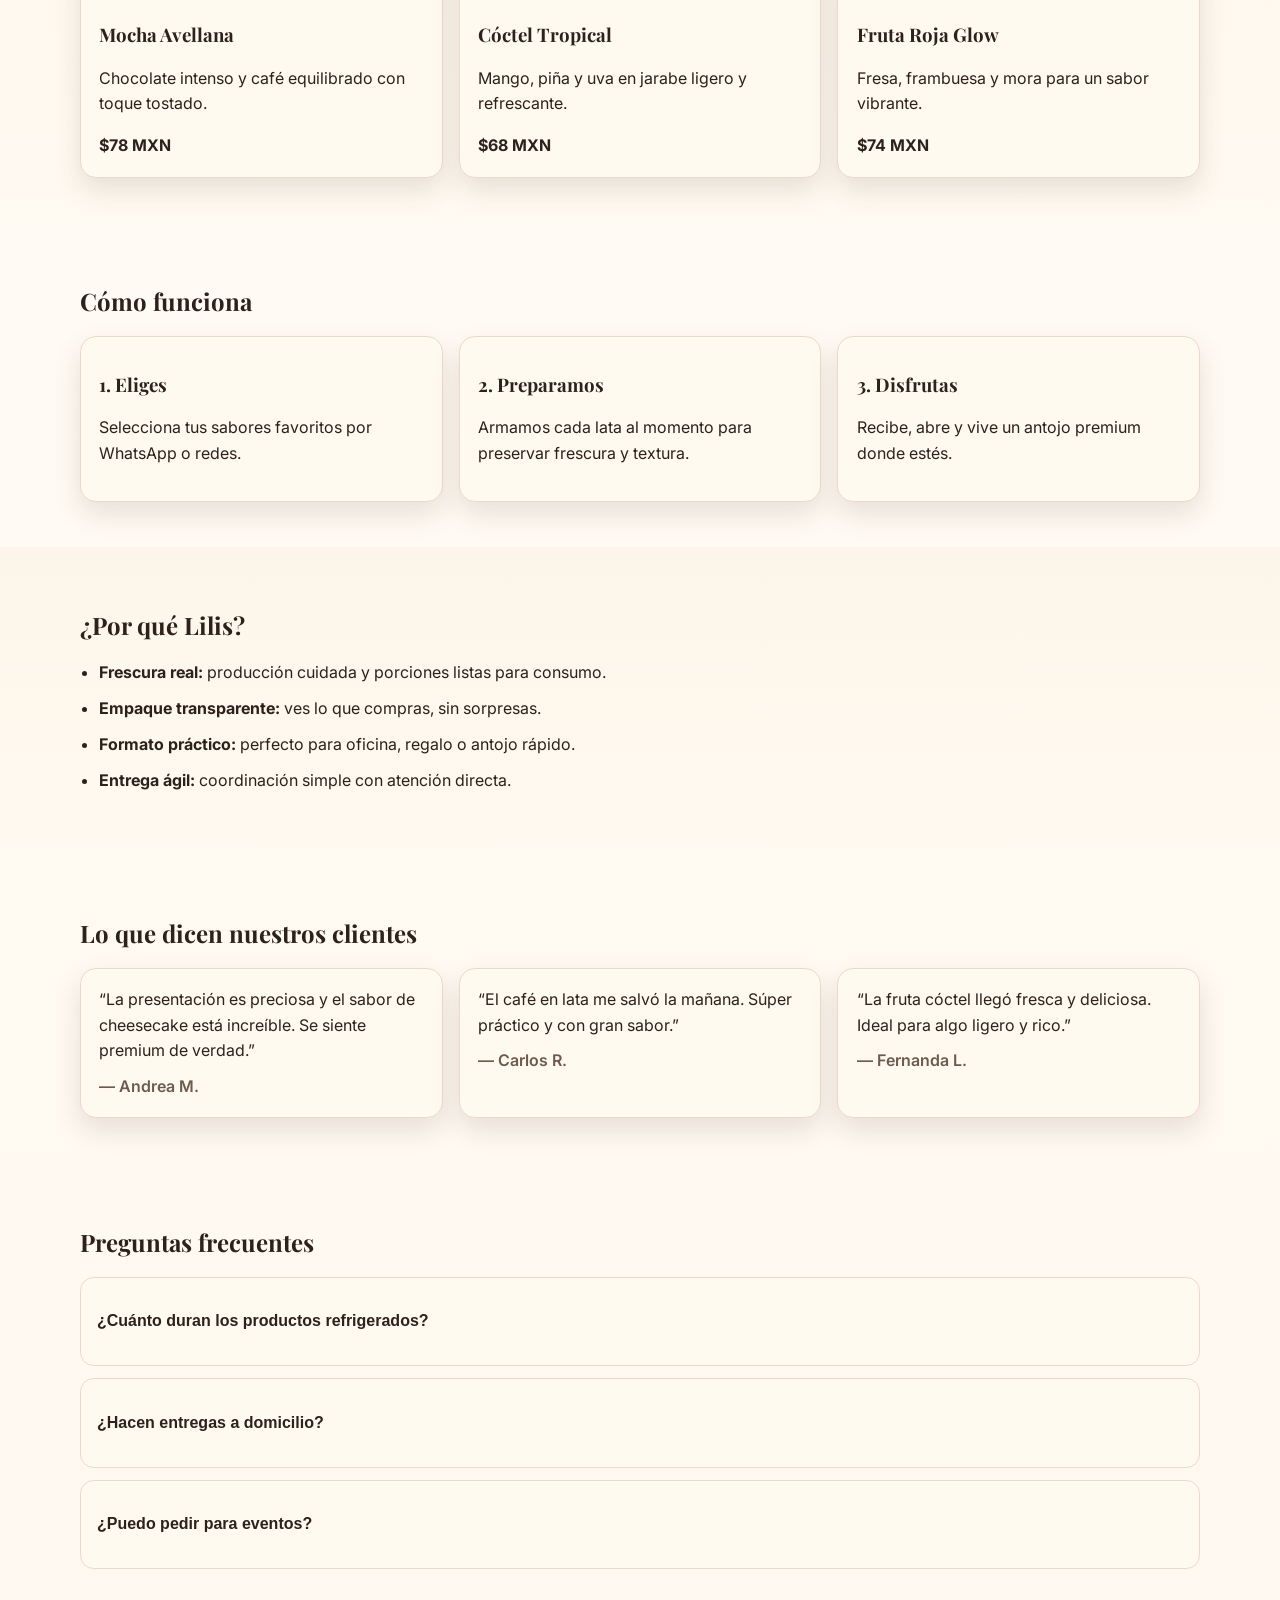
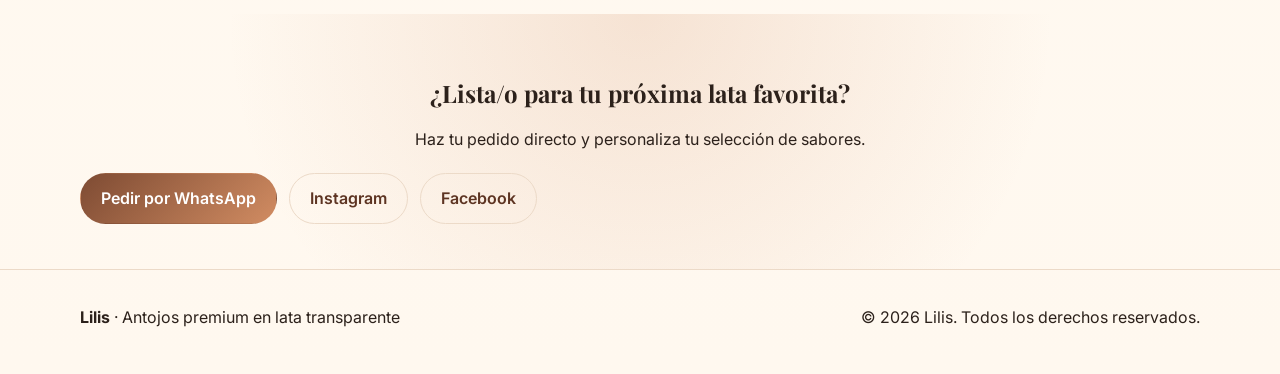
<file: New folder/index.html>
<!doctype html>
<html lang="es">
<head>
  <meta charset="UTF-8">
  <meta name="viewport" content="width=device-width, initial-scale=1.0">
  <title>Lilis | Latas premium de postres, café y fruta cóctel</title>
  <meta name="description" content="Descubre Lilis: latas transparentes con postres, cafés y frutas cóctel premium. Frescura, sabor y antojos gourmet listos para disfrutar.">
  <meta property="og:title" content="Lilis | Antojos premium en lata">
  <meta property="og:description" content="Postres, café y fruta cóctel en latas transparentes. Elegante, práctico y delicioso.">
  <meta property="og:type" content="website">
  <meta property="og:image" content="assets/og-lilis.svg">
  <meta property="og:url" content="https://retr0zer07.github.io/Lilis/">
  <link rel="preconnect" href="https://fonts.googleapis.com">
  <link rel="preconnect" href="https://fonts.gstatic.com" crossorigin>
  <link href="https://fonts.googleapis.com/css2?family=Playfair+Display:wght@600;700&family=Inter:wght@400;500;600;700&display=swap" rel="stylesheet">
  <link rel="stylesheet" href="styles.css">
</head>
<body>
  <a class="skip-link" href="#contenido">Saltar al contenido</a>
  <header class="site-header" id="inicio">
    <nav class="nav container" aria-label="Principal">
      <a href="#inicio" class="brand">Lilis</a>
      <button class="menu-toggle" aria-expanded="false" aria-controls="menu">Menú</button>
      <ul id="menu" class="menu">
        <li><a href="#categorias">Categorías</a></li>
        <li><a href="#productos">Productos</a></li>
        <li><a href="#proceso">Cómo funciona</a></li>
        <li><a href="#faq">FAQ</a></li>
      </ul>
      <a class="btn btn-small" href="#contacto">Pedir ahora</a>
    </nav>
  </header>

  <main id="contenido">
    <section class="hero reveal">
      <div class="hero-media" aria-hidden="true">
        <video autoplay muted loop playsinline preload="metadata">
          <source src="https://cdn.pixabay.com/video/2021/07/24/82602-580137800_medium.mp4?download" type="video/mp4">
        </video>
        <div class="hero-overlay"></div>
      </div>
      <div class="hero-content container">
        <p class="eyebrow">ANTOJOS GOURMET EN LATA TRANSPARENTE</p>
        <h1>Tu antojo favorito, listo para ti.</h1>
        <p class="hero-subtitle">Lilis se ve bien, sabe mejor y llega fresca para acompañarte sin complicarte el día.</p>
        <div class="hero-actions">
          <a class="btn" href="#contacto">Pedir ahora</a>
          <a class="btn btn-ghost" href="#productos">Ver productos estrella</a>
        </div>
      </div>
    </section>

    <section id="categorias" class="section container reveal">
      <h2>Categorías destacadas</h2>
      <div class="grid three">
        <article class="card category-card">
          <img src="assets/postres.svg" alt="Ilustración de postres en lata">
          <h3>Postres en lata</h3>
          <p>Capas cremosas y texturas suaves para un antojo elegante en cualquier momento.</p>
        </article>
        <article class="card category-card">
          <img src="assets/cafe.svg" alt="Ilustración de café en lata">
          <h3>Café en lata</h3>
          <p>Bebidas de café premium con equilibrio perfecto entre aroma, dulzor y carácter.</p>
        </article>
        <article class="card category-card">
          <img src="assets/fruta.svg" alt="Ilustración de fruta cóctel en lata">
          <h3>Fruta cóctel en lata</h3>
          <p>Frutas seleccionadas con presentación cristalina y sabor tropical refrescante.</p>
        </article>
      </div>
    </section>

    <section id="productos" class="section alt-bg reveal">
      <div class="container">
        <h2>Productos estrella</h2>
        <div class="grid products">
          <article class="card product-card">
            <span class="tag top">Top</span>
            <h3>Cheesecake Caramelo</h3>
            <p>Base crujiente, crema de queso y caramelo suave.</p>
            <strong>$89 MXN</strong>
          </article>
          <article class="card product-card">
            <span class="tag nuevo">Nuevo</span>
            <h3>Tiramisú Lilis</h3>
            <p>Notas de cacao y café con crema ligera italiana.</p>
            <strong>$95 MXN</strong>
          </article>
          <article class="card product-card">
            <span class="tag top">Top</span>
            <h3>Latte Vainilla Fría</h3>
            <p>Café arábica con vainilla natural y espuma cremosa.</p>
            <strong>$72 MXN</strong>
          </article>
          <article class="card product-card">
            <span class="tag nuevo">Nuevo</span>
            <h3>Mocha Avellana</h3>
            <p>Chocolate intenso y café equilibrado con toque tostado.</p>
            <strong>$78 MXN</strong>
          </article>
          <article class="card product-card">
            <span class="tag top">Top</span>
            <h3>Cóctel Tropical</h3>
            <p>Mango, piña y uva en jarabe ligero y refrescante.</p>
            <strong>$68 MXN</strong>
          </article>
          <article class="card product-card">
            <span class="tag nuevo">Nuevo</span>
            <h3>Fruta Roja Glow</h3>
            <p>Fresa, frambuesa y mora para un sabor vibrante.</p>
            <strong>$74 MXN</strong>
          </article>
        </div>
      </div>
    </section>

    <section id="proceso" class="section container reveal">
      <h2>Cómo funciona</h2>
      <div class="grid three steps">
        <article class="card">
          <h3>1. Eliges</h3>
          <p>Selecciona tus sabores favoritos por WhatsApp o redes.</p>
        </article>
        <article class="card">
          <h3>2. Preparamos</h3>
          <p>Armamos cada lata al momento para preservar frescura y textura.</p>
        </article>
        <article class="card">
          <h3>3. Disfrutas</h3>
          <p>Recibe, abre y vive un antojo premium donde estés.</p>
        </article>
      </div>
    </section>

    <section class="section alt-bg reveal">
      <div class="container">
        <h2>¿Por qué Lilis?</h2>
        <ul class="benefits">
          <li><strong>Frescura real:</strong> producción cuidada y porciones listas para consumo.</li>
          <li><strong>Empaque transparente:</strong> ves lo que compras, sin sorpresas.</li>
          <li><strong>Formato práctico:</strong> perfecto para oficina, regalo o antojo rápido.</li>
          <li><strong>Entrega ágil:</strong> coordinación simple con atención directa.</li>
        </ul>
      </div>
    </section>

    <section class="section container reveal">
      <h2>Lo que dicen nuestros clientes</h2>
      <div class="grid three testimonials">
        <blockquote class="card">
          “La presentación es preciosa y el sabor de cheesecake está increíble. Se siente premium de verdad.”
          <cite>— Andrea M.</cite>
        </blockquote>
        <blockquote class="card">
          “El café en lata me salvó la mañana. Súper práctico y con gran sabor.”
          <cite>— Carlos R.</cite>
        </blockquote>
        <blockquote class="card">
          “La fruta cóctel llegó fresca y deliciosa. Ideal para algo ligero y rico.”
          <cite>— Fernanda L.</cite>
        </blockquote>
      </div>
    </section>

    <section id="faq" class="section container reveal">
      <h2>Preguntas frecuentes</h2>
      <div class="faq">
        <article class="faq-item">
          <h3>
            <button class="faq-trigger" aria-expanded="false" aria-controls="faq-1" id="faq-trigger-1">
              ¿Cuánto duran los productos refrigerados?
            </button>
          </h3>
          <div id="faq-1" class="faq-panel" role="region" aria-labelledby="faq-trigger-1" hidden>
            <p>Dependiendo del producto, entre 2 y 4 días en refrigeración. Te indicamos fecha sugerida al recibir tu pedido.</p>
          </div>
        </article>
        <article class="faq-item">
          <h3>
            <button class="faq-trigger" aria-expanded="false" aria-controls="faq-2" id="faq-trigger-2">
              ¿Hacen entregas a domicilio?
            </button>
          </h3>
          <div id="faq-2" class="faq-panel" role="region" aria-labelledby="faq-trigger-2" hidden>
            <p>Sí. Coordinamos entregas en zonas disponibles y también puntos de entrega programados.</p>
          </div>
        </article>
        <article class="faq-item">
          <h3>
            <button class="faq-trigger" aria-expanded="false" aria-controls="faq-3" id="faq-trigger-3">
              ¿Puedo pedir para eventos?
            </button>
          </h3>
          <div id="faq-3" class="faq-panel" role="region" aria-labelledby="faq-trigger-3" hidden>
            <p>Claro. Tenemos opciones por volumen para mesas de postres, brunch y regalos corporativos.</p>
          </div>
        </article>
      </div>
    </section>

    <section id="contacto" class="section cta reveal">
      <div class="container">
        <h2>¿Lista/o para tu próxima lata favorita?</h2>
        <p>Haz tu pedido directo y personaliza tu selección de sabores.</p>
        <div class="hero-actions">
          <a class="btn" href="https://wa.me/520000000000" target="_blank" rel="noopener noreferrer">Pedir por WhatsApp</a>
          <a class="btn btn-ghost" href="https://instagram.com/lilis" target="_blank" rel="noopener noreferrer">Instagram</a>
          <a class="btn btn-ghost" href="https://facebook.com/lilis" target="_blank" rel="noopener noreferrer">Facebook</a>
        </div>
      </div>
    </section>
  </main>

  <footer class="site-footer">
    <div class="container footer-inner">
      <p><strong>Lilis</strong> · Antojos premium en lata transparente</p>
      <p>© <span id="year"></span> Lilis. Todos los derechos reservados.</p>
    </div>
  </footer>

  <script src="script.js"></script>
</body>
</html>
</file>
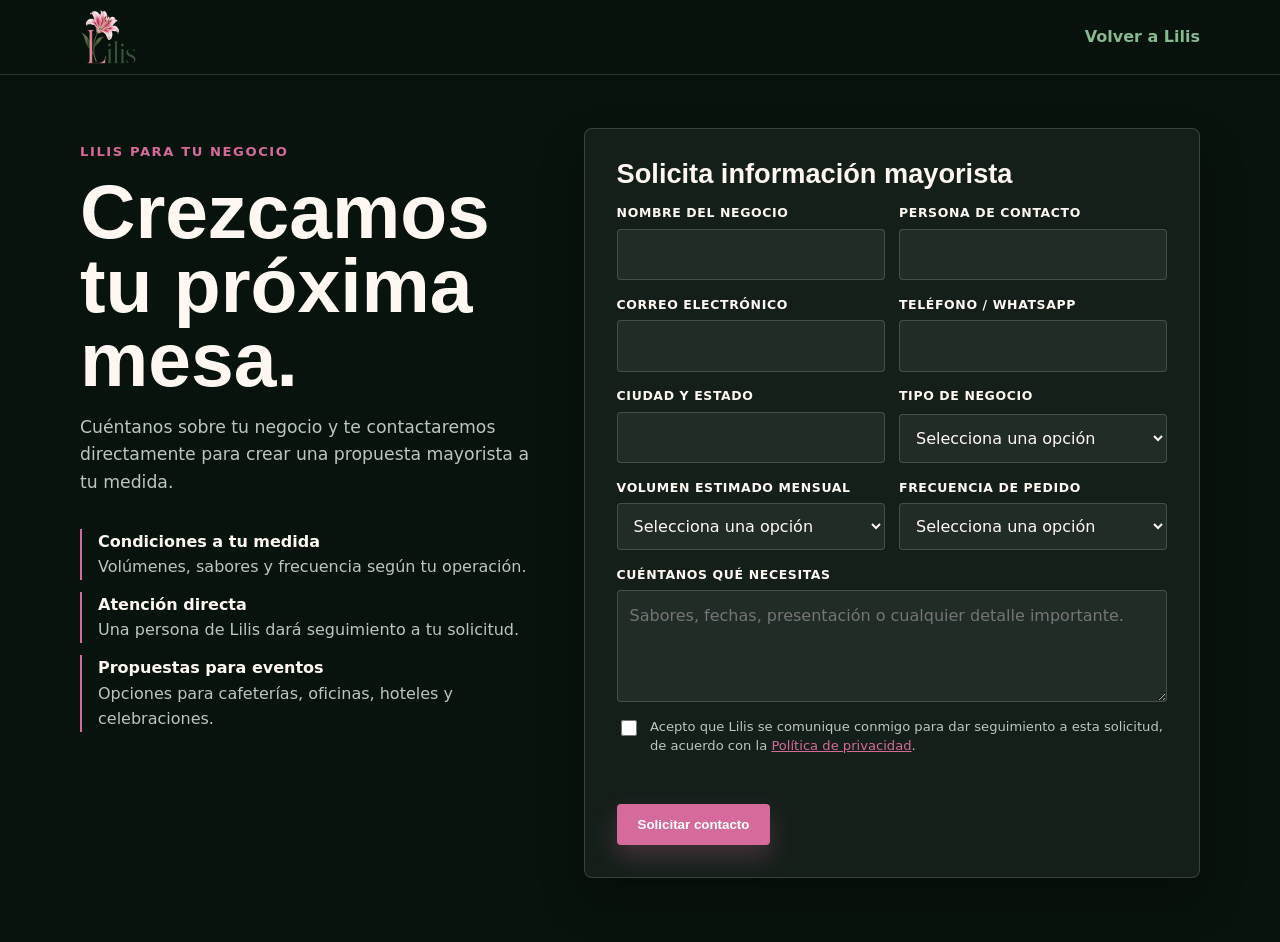
<file: mayoristas.html>
<!doctype html>
<html lang="es-MX">
<head>
  <meta charset="UTF-8">
  <meta name="viewport" content="width=device-width, initial-scale=1.0">
  <title>Compras mayoristas | Lilis</title>
  <meta name="description" content="Registra tu negocio para conocer las opciones mayoristas de Lilis y recibir atención directa para tu próximo pedido.">
  <meta name="robots" content="index, follow">
  <meta name="theme-color" content="#07120c">
  <link rel="canonical" href="https://retr0zer07.github.io/Lilis/mayoristas.html">
  <link rel="icon" type="image/png" href="assets/logo.png">
  <link rel="stylesheet" href="styles.css?v=31">
</head>
<body>
  <header class="site-header">
    <nav class="nav container" aria-label="Principal">
      <a href="index.html" class="brand" aria-label="Lilis inicio"><img src="assets/logo.png" alt="Lilis"></a>
      <a class="legal-back" href="index.html">Volver a Lilis</a>
    </nav>
  </header>

  <main class="wholesale-page">
    <div class="container wholesale-layout">
      <section class="wholesale-intro" aria-labelledby="wholesale-title">
        <p class="eyebrow">LILIS PARA TU NEGOCIO</p>
        <h1>Crezcamos tu próxima mesa.</h1>
        <p>Cuéntanos sobre tu negocio y te contactaremos directamente para crear una propuesta mayorista a tu medida.</p>
        <ul class="wholesale-points">
          <li><strong>Condiciones a tu medida</strong>Volúmenes, sabores y frecuencia según tu operación.</li>
          <li><strong>Atención directa</strong>Una persona de Lilis dará seguimiento a tu solicitud.</li>
          <li><strong>Propuestas para eventos</strong>Opciones para cafeterías, oficinas, hoteles y celebraciones.</li>
        </ul>
      </section>

      <section aria-labelledby="wholesale-title">
        <form class="lead-form" id="wholesale-form" novalidate>
          <h2 id="wholesale-title">Solicita información mayorista</h2>
          <div class="form-grid">
            <div class="form-field">
              <label for="business-name">Nombre del negocio</label>
              <input id="business-name" name="businessName" type="text" autocomplete="organization" required>
            </div>
            <div class="form-field">
              <label for="contact-name">Persona de contacto</label>
              <input id="contact-name" name="contactName" type="text" autocomplete="name" required>
            </div>
            <div class="form-field">
              <label for="business-email">Correo electrónico</label>
              <input id="business-email" name="email" type="email" autocomplete="email" required>
            </div>
            <div class="form-field">
              <label for="business-phone">Teléfono / WhatsApp</label>
              <input id="business-phone" name="phone" type="tel" autocomplete="tel" required>
            </div>
            <div class="form-field">
              <label for="business-city">Ciudad y estado</label>
              <input id="business-city" name="location" type="text" autocomplete="address-level2" required>
            </div>
            <div class="form-field">
              <label for="business-type">Tipo de negocio</label>
              <select id="business-type" name="businessType" required>
                <option value="">Selecciona una opción</option>
                <option value="cafeteria">Cafetería / restaurante</option>
                <option value="hotel">Hotel / venue</option>
                <option value="empresa">Empresa / oficina</option>
                <option value="eventos">Eventos / catering</option>
                <option value="tienda">Tienda / reventa</option>
                <option value="otro">Otro</option>
              </select>
            </div>
            <div class="form-field">
              <label for="monthly-volume">Volumen estimado mensual</label>
              <select id="monthly-volume" name="monthlyVolume" required>
                <option value="">Selecciona una opción</option>
                <option value="20-50">20 a 50 latas</option>
                <option value="51-100">51 a 100 latas</option>
                <option value="101-250">101 a 250 latas</option>
                <option value="250-plus">Más de 250 latas</option>
              </select>
            </div>
            <div class="form-field">
              <label for="order-frequency">Frecuencia de pedido</label>
              <select id="order-frequency" name="orderFrequency" required>
                <option value="">Selecciona una opción</option>
                <option value="weekly">Semanal</option>
                <option value="biweekly">Cada quince días</option>
                <option value="monthly">Mensual</option>
                <option value="eventual">Por evento</option>
              </select>
            </div>
            <div class="form-field full-width">
              <label for="business-message">Cuéntanos qué necesitas</label>
              <textarea id="business-message" name="message" placeholder="Sabores, fechas, presentación o cualquier detalle importante."></textarea>
            </div>
            <div class="consent-field">
              <label for="contact-consent">
                <input id="contact-consent" name="contactConsent" type="checkbox" required>
                <span>Acepto que Lilis se comunique conmigo para dar seguimiento a esta solicitud, de acuerdo con la <a href="privacidad.html">Política de privacidad</a>.</span>
              </label>
            </div>
            <p class="form-status" id="wholesale-status" role="status" aria-live="polite"></p>
            <button class="btn" type="submit">Solicitar contacto</button>
          </div>
        </form>
      </section>
    </div>
  </main>

  <script src="mayoristas.js?v=1"></script>
</body>
</html>
</file>
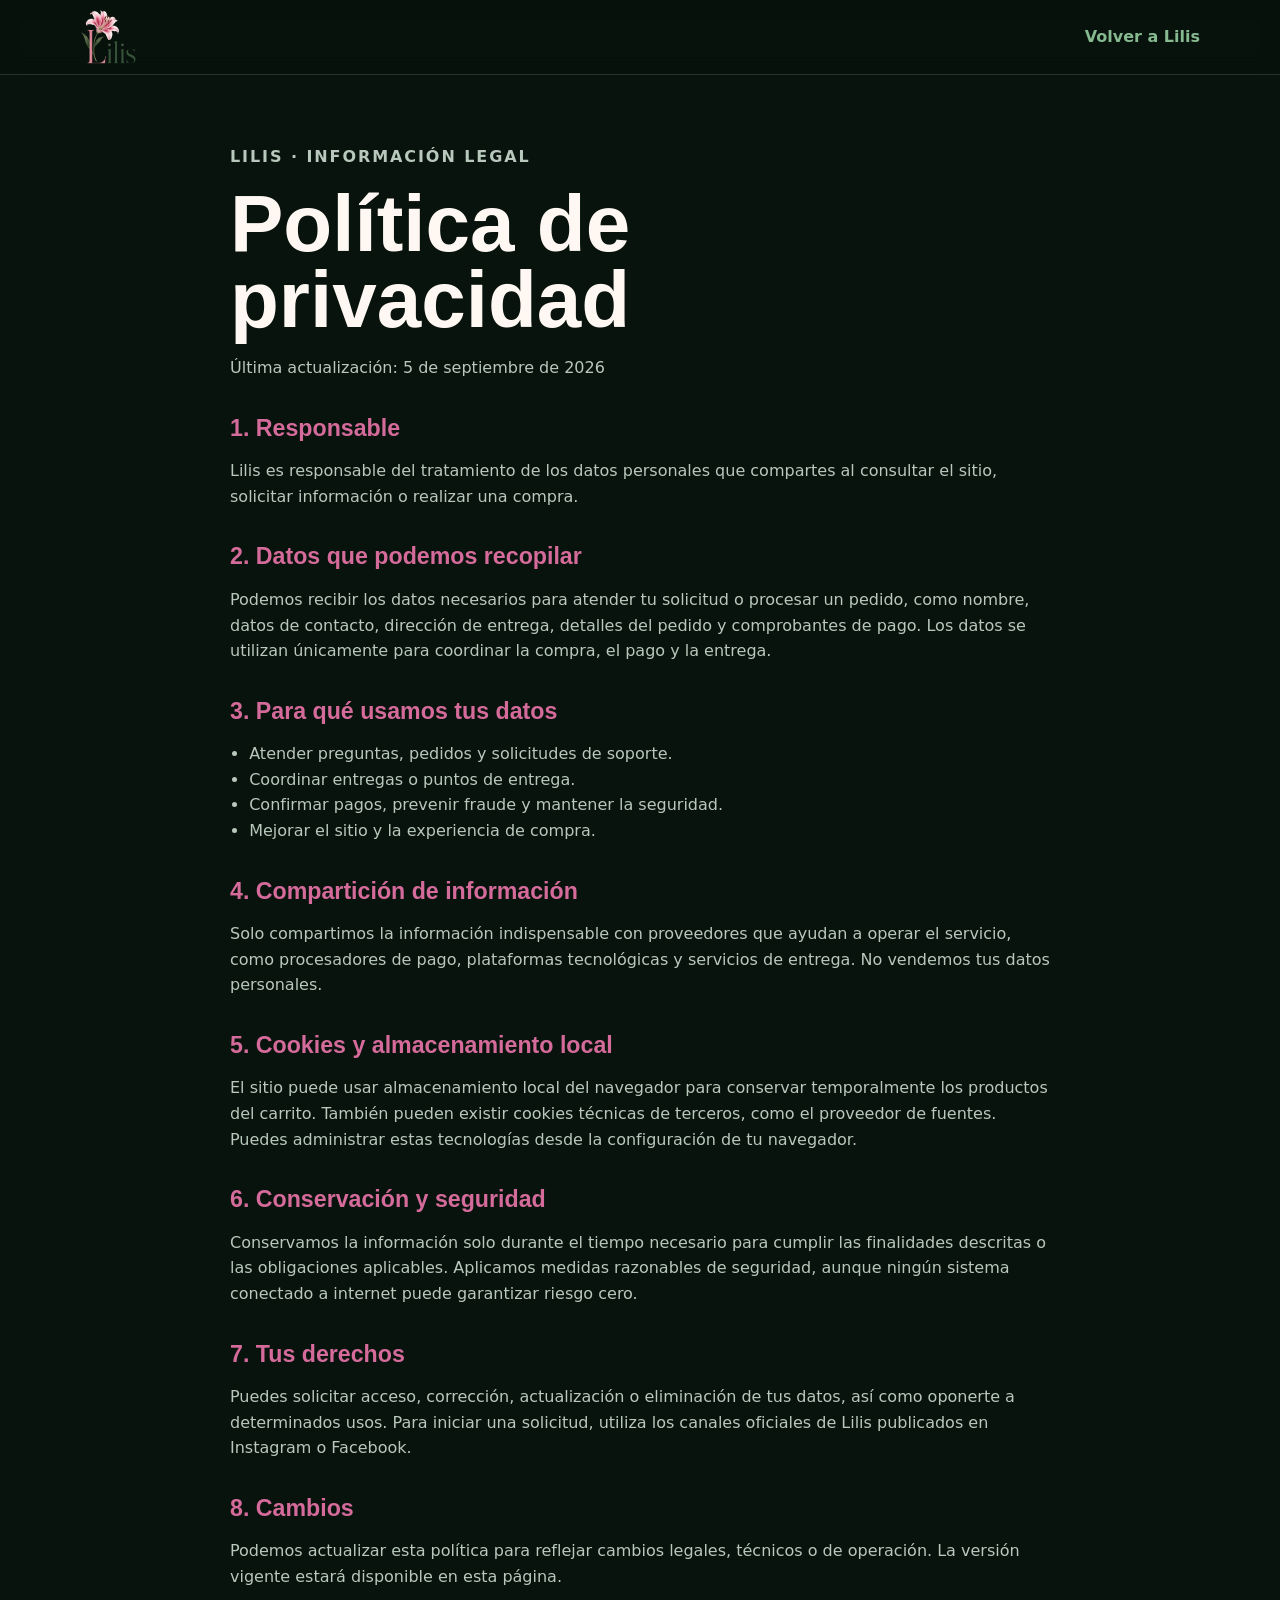
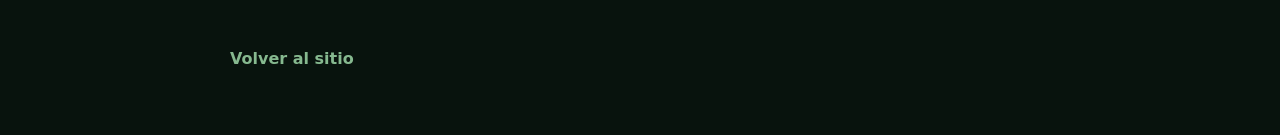
<file: privacidad.html>
<!doctype html>
<html lang="es-MX">
<head>
  <meta charset="UTF-8">
  <meta name="viewport" content="width=device-width, initial-scale=1.0">
  <title>Política de privacidad | Lilis</title>
  <meta name="description" content="Conoce cómo Lilis recopila, utiliza y protege tus datos personales.">
  <meta name="robots" content="index, follow">
  <link rel="canonical" href="https://retr0zer07.github.io/Lilis/privacidad.html">
  <link rel="icon" type="image/png" href="assets/logo.png">
  <link rel="stylesheet" href="styles.css?v=31">
</head>
<body>
  <header class="site-header">
    <nav class="nav container" aria-label="Principal">
      <a href="index.html" class="brand" aria-label="Lilis inicio"><img src="assets/logo.png" alt="Lilis"></a>
      <a class="legal-back" href="index.html">Volver a Lilis</a>
    </nav>
  </header>
  <main class="legal-page">
    <article class="legal-content container">
      <p class="eyebrow">LILIS · INFORMACIÓN LEGAL</p>
      <h1>Política de privacidad</h1>
      <p>Última actualización: 5 de septiembre de 2026</p>

      <h2>1. Responsable</h2>
      <p>Lilis es responsable del tratamiento de los datos personales que compartes al consultar el sitio, solicitar información o realizar una compra.</p>

      <h2>2. Datos que podemos recopilar</h2>
      <p>Podemos recibir los datos necesarios para atender tu solicitud o procesar un pedido, como nombre, datos de contacto, dirección de entrega, detalles del pedido y comprobantes de pago. Los datos se utilizan únicamente para coordinar la compra, el pago y la entrega.</p>

      <h2>3. Para qué usamos tus datos</h2>
      <ul>
        <li>Atender preguntas, pedidos y solicitudes de soporte.</li>
        <li>Coordinar entregas o puntos de entrega.</li>
        <li>Confirmar pagos, prevenir fraude y mantener la seguridad.</li>
        <li>Mejorar el sitio y la experiencia de compra.</li>
      </ul>

      <h2>4. Compartición de información</h2>
      <p>Solo compartimos la información indispensable con proveedores que ayudan a operar el servicio, como procesadores de pago, plataformas tecnológicas y servicios de entrega. No vendemos tus datos personales.</p>

      <h2>5. Cookies y almacenamiento local</h2>
      <p>El sitio puede usar almacenamiento local del navegador para conservar temporalmente los productos del carrito. También pueden existir cookies técnicas de terceros, como el proveedor de fuentes. Puedes administrar estas tecnologías desde la configuración de tu navegador.</p>

      <h2>6. Conservación y seguridad</h2>
      <p>Conservamos la información solo durante el tiempo necesario para cumplir las finalidades descritas o las obligaciones aplicables. Aplicamos medidas razonables de seguridad, aunque ningún sistema conectado a internet puede garantizar riesgo cero.</p>

      <h2>7. Tus derechos</h2>
      <p>Puedes solicitar acceso, corrección, actualización o eliminación de tus datos, así como oponerte a determinados usos. Para iniciar una solicitud, utiliza los canales oficiales de Lilis publicados en Instagram o Facebook.</p>

      <h2>8. Cambios</h2>
      <p>Podemos actualizar esta política para reflejar cambios legales, técnicos o de operación. La versión vigente estará disponible en esta página.</p>

      <a class="legal-back" href="index.html">Volver al sitio</a>
    </article>
  </main>
</body>
</html>
</file>
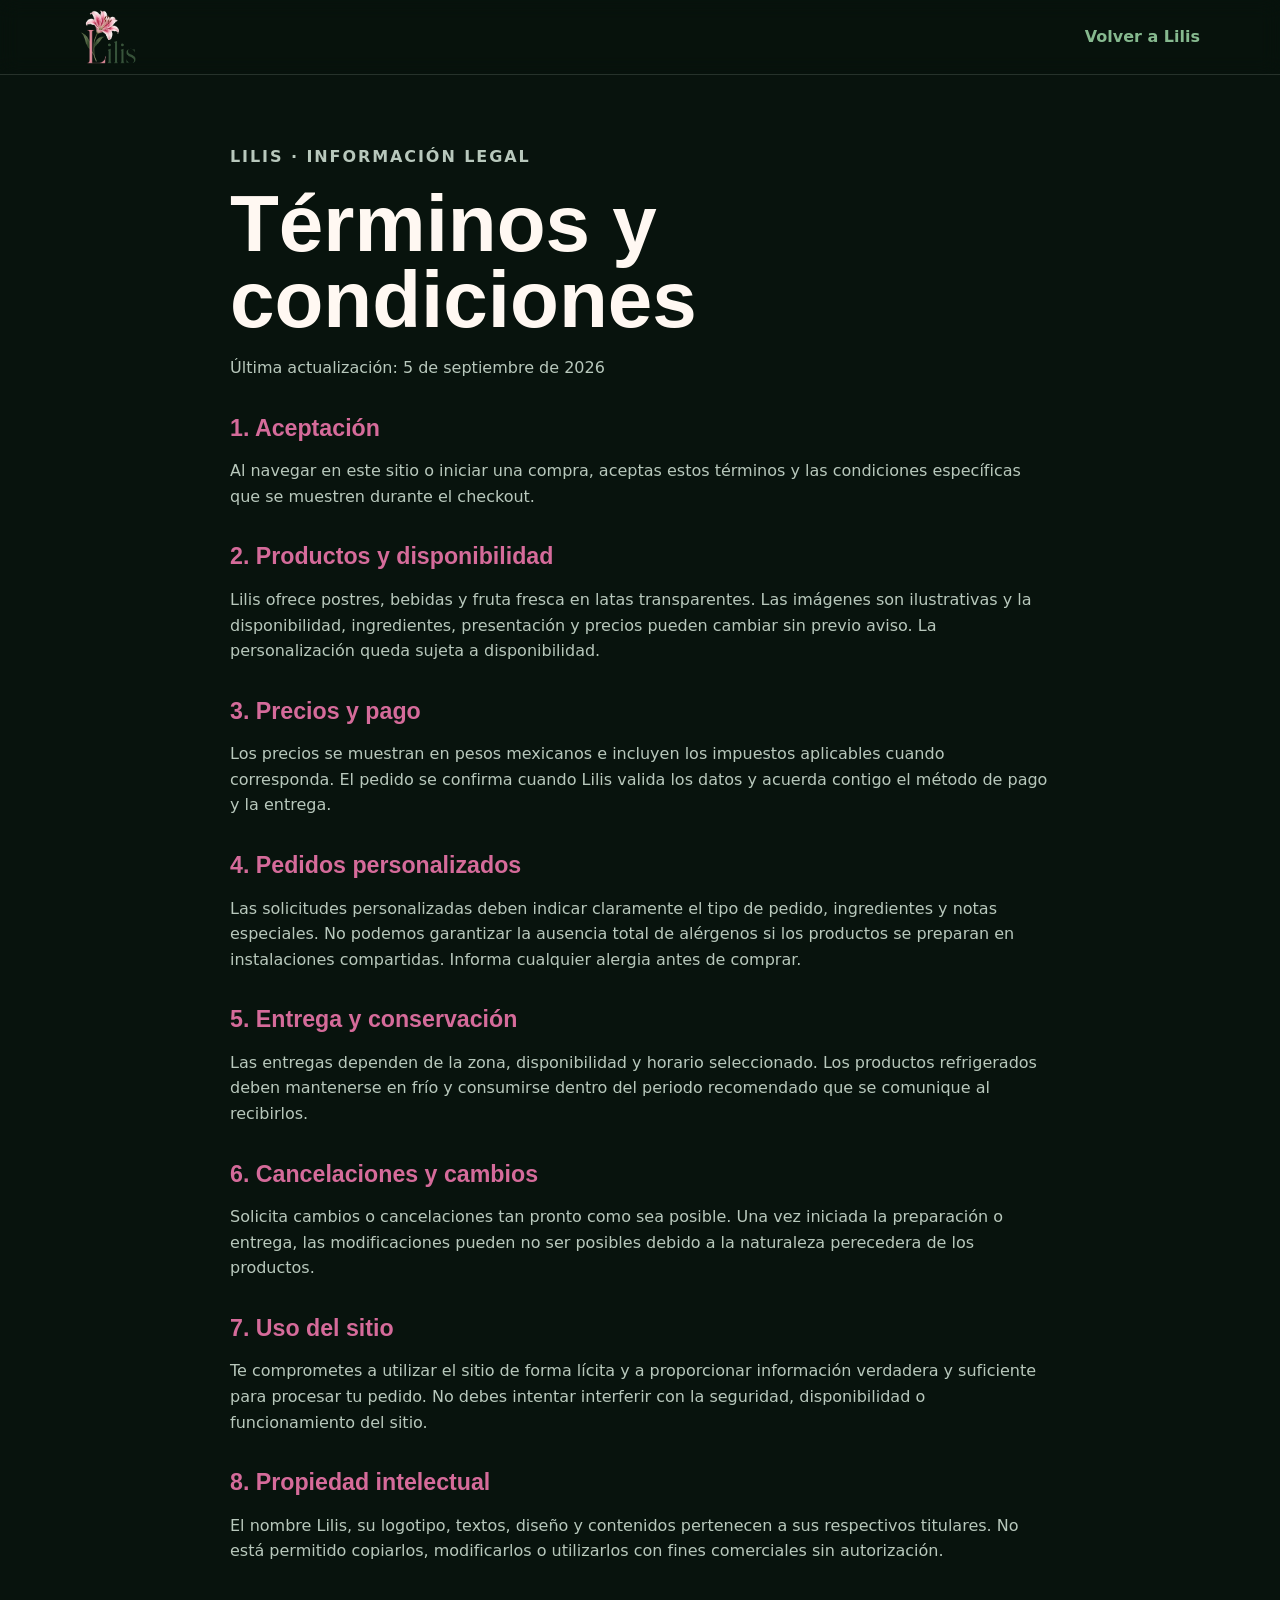
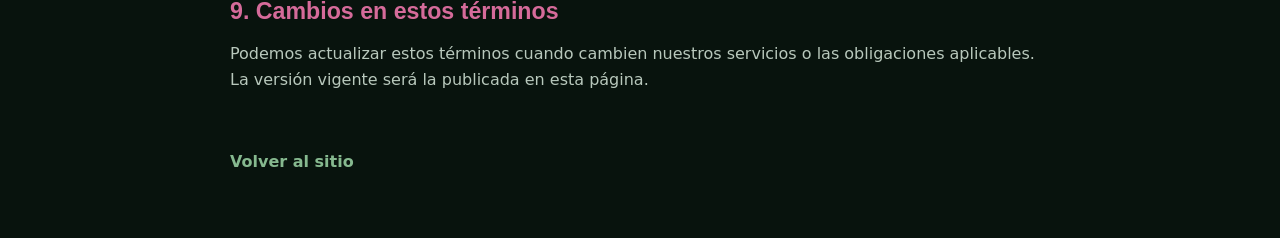
<file: terminos.html>
<!doctype html>
<html lang="es-MX">
<head>
  <meta charset="UTF-8">
  <meta name="viewport" content="width=device-width, initial-scale=1.0">
  <title>Términos y condiciones | Lilis</title>
  <meta name="description" content="Consulta los términos y condiciones de compra, entrega y uso del sitio de Lilis.">
  <meta name="robots" content="index, follow">
  <link rel="canonical" href="https://retr0zer07.github.io/Lilis/terminos.html">
  <link rel="icon" type="image/png" href="assets/logo.png">
  <link rel="stylesheet" href="styles.css?v=31">
</head>
<body>
  <header class="site-header">
    <nav class="nav container" aria-label="Principal">
      <a href="index.html" class="brand" aria-label="Lilis inicio"><img src="assets/logo.png" alt="Lilis"></a>
      <a class="legal-back" href="index.html">Volver a Lilis</a>
    </nav>
  </header>
  <main class="legal-page">
    <article class="legal-content container">
      <p class="eyebrow">LILIS · INFORMACIÓN LEGAL</p>
      <h1>Términos y condiciones</h1>
      <p>Última actualización: 5 de septiembre de 2026</p>

      <h2>1. Aceptación</h2>
      <p>Al navegar en este sitio o iniciar una compra, aceptas estos términos y las condiciones específicas que se muestren durante el checkout.</p>

      <h2>2. Productos y disponibilidad</h2>
      <p>Lilis ofrece postres, bebidas y fruta fresca en latas transparentes. Las imágenes son ilustrativas y la disponibilidad, ingredientes, presentación y precios pueden cambiar sin previo aviso. La personalización queda sujeta a disponibilidad.</p>

      <h2>3. Precios y pago</h2>
      <p>Los precios se muestran en pesos mexicanos e incluyen los impuestos aplicables cuando corresponda. El pedido se confirma cuando Lilis valida los datos y acuerda contigo el método de pago y la entrega.</p>

      <h2>4. Pedidos personalizados</h2>
      <p>Las solicitudes personalizadas deben indicar claramente el tipo de pedido, ingredientes y notas especiales. No podemos garantizar la ausencia total de alérgenos si los productos se preparan en instalaciones compartidas. Informa cualquier alergia antes de comprar.</p>

      <h2>5. Entrega y conservación</h2>
      <p>Las entregas dependen de la zona, disponibilidad y horario seleccionado. Los productos refrigerados deben mantenerse en frío y consumirse dentro del periodo recomendado que se comunique al recibirlos.</p>

      <h2>6. Cancelaciones y cambios</h2>
      <p>Solicita cambios o cancelaciones tan pronto como sea posible. Una vez iniciada la preparación o entrega, las modificaciones pueden no ser posibles debido a la naturaleza perecedera de los productos.</p>

      <h2>7. Uso del sitio</h2>
      <p>Te comprometes a utilizar el sitio de forma lícita y a proporcionar información verdadera y suficiente para procesar tu pedido. No debes intentar interferir con la seguridad, disponibilidad o funcionamiento del sitio.</p>

      <h2>8. Propiedad intelectual</h2>
      <p>El nombre Lilis, su logotipo, textos, diseño y contenidos pertenecen a sus respectivos titulares. No está permitido copiarlos, modificarlos o utilizarlos con fines comerciales sin autorización.</p>

      <h2>9. Cambios en estos términos</h2>
      <p>Podemos actualizar estos términos cuando cambien nuestros servicios o las obligaciones aplicables. La versión vigente será la publicada en esta página.</p>

      <a class="legal-back" href="index.html">Volver al sitio</a>
    </article>
  </main>
</body>
</html>
</file>
<file: styles.css>
:root {
  --bg: #07120c;
  --card: #101c15;
  --ink: #fff8f2;
  --muted: #b8c8bc;
  --brand: #d56b9a;
  --brand-dark: #e9f6e8;
  --accent: #86b98f;
  --line: rgba(233, 246, 232, 0.16);
  --shadow: 0 22px 44px rgba(0, 0, 0, 0.28);
  --radius-xs: 2px;
  --radius-sm: 4px;
  --radius-md: 6px;
  --radius-lg: 8px;
}

* {
  box-sizing: border-box;
}

[hidden] {
  display: none !important;
}

html {
  scroll-behavior: smooth;
  overflow-x: clip;
}

body {
  margin: 0;
  font-family: "Inter", system-ui, -apple-system, BlinkMacSystemFont, "Segoe UI", sans-serif;
  color: var(--ink);
  background: #08130d;
  overflow-x: clip;
  line-height: 1.6;
}

img {
  max-width: 100%;
  height: auto;
}

.container {
  width: min(1120px, 92%);
  margin-inline: auto;
}

.skip-link {
  position: absolute;
  left: -999px;
  top: 0;
  background: var(--brand);
  color: #fff;
  padding: 0.5rem 0.75rem;
  border-radius: 0 0 0.5rem 0;
}

.skip-link:focus {
  left: 0;
}

.site-header {
  position: fixed;
  top: 0;
  right: 0;
  left: 0;
  z-index: 20;
  background: rgba(7, 18, 12, 0.36);
  backdrop-filter: blur(10px);
  border-bottom: 1px solid rgba(233, 246, 232, 0.14);
  transition: box-shadow 0.25s ease, background 0.25s ease;
}

.site-header.scrolled {
  background: rgba(7, 18, 12, 0.82);
  box-shadow: 0 10px 30px rgba(0, 0, 0, 0.28);
}

.nav {
  min-height: 74px;
  display: flex;
  flex-wrap: wrap;
  align-items: center;
  gap: 1rem;
  padding: 0.75rem 0;
}

.brand {
  display: inline-flex;
  align-items: center;
  flex: 0 0 auto;
}

.brand img {
  display: block;
  width: auto;
  height: 54px;
  transition: height 0.25s ease, transform 0.25s ease;
}

.site-header.scrolled .brand img {
  height: 46px;
}

.brand:hover img,
.brand:focus-visible img {
  transform: rotate(-2deg) scale(1.04);
}

.menu {
  list-style: none;
  display: none;
  width: 100%;
  order: 5;
  align-items: flex-end;
  flex-direction: column;
  gap: 1rem;
  margin: 0.25rem 0 0;
  padding: 0;
}

.menu.open {
  display: flex;
}

.menu a {
  position: relative;
  color: var(--ink);
  text-decoration: none;
  font-weight: 500;
}

.menu a::after {
  position: absolute;
  right: 0;
  bottom: -0.35rem;
  left: 0;
  height: 2px;
  background: var(--brand);
  content: "";
  transform: scaleX(0);
  transform-origin: center;
  transition: transform 0.2s ease;
}

.menu a:hover,
.menu a:focus-visible {
  color: var(--brand);
}

.menu a:hover::after,
.menu a:focus-visible::after {
  transform: scaleX(1);
}

.menu-toggle {
  order: 3;
  display: inline-flex;
  width: 2.7rem;
  height: 2.7rem;
  align-items: center;
  justify-content: center;
  margin-left: 0;
  border: 0;
  border-radius: var(--radius-sm);
  background: transparent;
  color: var(--ink);
  padding: 0;
  cursor: pointer;
}

.menu-toggle svg {
  display: block;
}

.btn {
  display: inline-flex;
  align-items: center;
  justify-content: center;
  border: 1px solid transparent;
  border-radius: var(--radius-sm);
  background: var(--brand);
  color: #fff;
  text-decoration: none;
  font-weight: 600;
  padding: 0.75rem 1.25rem;
  box-shadow: 0 12px 24px rgba(213, 107, 154, 0.24);
  transition: transform 0.2s ease, filter 0.2s ease, background 0.2s ease, box-shadow 0.2s ease;
}

.btn-small {
  margin-left: 0.5rem;
  padding: 0.58rem 1rem;
  font-size: 0.95rem;
}

.btn-ghost {
  background: transparent;
  color: var(--brand-dark);
  border-color: var(--line);
  box-shadow: none;
}

.hero .btn-ghost {
  color: #fffaf4;
  border-color: rgba(255, 250, 244, 0.45);
  background: rgba(255, 255, 255, 0.08);
}

.hero .btn-ghost:hover,
.hero .btn-ghost:focus-visible {
  background: rgba(255, 255, 255, 0.16);
}

.btn:hover,
.btn:focus-visible {
  transform: translateY(-3px);
  filter: brightness(1.03);
  box-shadow: 0 16px 30px rgba(213, 107, 154, 0.3);
}

.btn:focus-visible,
.menu-toggle:focus-visible,
.cart-close:focus-visible,
.cart-icon-btn:focus-visible,
.cart-quantity button:focus-visible,
.filter-btn:focus-visible,
.help-toggle:focus-visible,
.help-close:focus-visible,
.help-questions button:focus-visible {
  outline: 3px solid #86b98f;
  outline-offset: 2px;
}

.cart-count {
  position: absolute;
  top: -0.35rem;
  right: -0.35rem;
  color: #fff;
  font-size: 0.86rem;
  font-weight: 800;
  line-height: 1;
  text-shadow: 0 1px 8px rgba(0, 0, 0, 0.6);
}

.cart-icon-btn {
  position: relative;
  order: 2;
  width: 2.7rem;
  height: 2.7rem;
  display: inline-flex;
  margin-left: auto;
  align-items: center;
  justify-content: center;
  border: 0;
  border-radius: var(--radius-sm);
  background: transparent;
  color: var(--ink);
  cursor: pointer;
  box-shadow: none;
  transition: transform 0.2s ease, color 0.2s ease;
}

.cart-icon-btn:hover,
.cart-icon-btn:focus-visible {
  color: var(--brand);
  transform: translateY(-2px);
  box-shadow: none;
}

.hero {
  position: relative;
  min-height: 76vh;
  display: flex;
  align-items: flex-start;
  padding: 7.6rem 0 2.7rem;
  overflow: hidden;
  color: #fffaf4;
  isolation: isolate;
}

.hero-media,
.hero-media video,
.hero-overlay {
  position: absolute;
  inset: 0;
}

.hero-media video {
  width: 100%;
  height: 100%;
  object-fit: cover;
  transform: translate3d(var(--hero-x, 0), var(--hero-y, 0), 0) scale(1.04);
  transition: transform 0.35s ease-out;
}

.hero-overlay {
  background: rgba(7, 18, 12, 0.14);
}

.hero-content {
  position: relative;
  z-index: 2;
}

.hero-content h1,
.hero .eyebrow,
.hero-subtitle {
  text-shadow: 0 3px 22px rgba(0, 0, 0, 0.48);
}

.eyebrow {
  color: var(--brand);
  font-size: 0.82rem;
  font-weight: 700;
  letter-spacing: 0.12em;
  text-transform: uppercase;
}

.hero .eyebrow {
  color: #ffd7e6;
  font-size: clamp(0.86rem, 1.35vw, 1.05rem);
  letter-spacing: 0.16em;
  margin: 0;
}

h1,
h2,
h3 {
  font-family: "Chivo", "Arial Black", sans-serif;
  line-height: 0.96;
}

h1 {
  font-size: clamp(2.55rem, 14vw, 3.9rem);
  font-weight: 900;
  letter-spacing: 0;
  margin: 0.55rem 0 0.9rem;
  max-width: 12.6ch;
}

.hero-subtitle {
  color: rgba(255, 245, 238, 0.9);
  max-width: 42ch;
  font-size: clamp(1.06rem, 1.85vw, 1.36rem);
  font-weight: 600;
  margin: 0;
}

.hero-badges {
  display: flex;
  flex-wrap: wrap;
  gap: 0.55rem;
  margin-top: 1rem;
}

.hero-badges span {
  border: 1px solid rgba(255, 255, 255, 0.35);
  border-radius: var(--radius-sm);
  background: rgba(255, 255, 255, 0.12);
  color: #fff;
  font-size: 0.86rem;
  font-weight: 700;
  padding: 0.42rem 0.72rem;
  backdrop-filter: blur(6px);
}

.hero-actions {
  margin-top: 1.05rem;
  display: flex;
  flex-wrap: wrap;
  gap: 0.75rem;
}

.section {
  padding: 3rem 0;
}

body.searching main > .hero,
body.searching main > .trust-strip,
body.searching main > #mas-vendidos,
body.searching main > .why-section,
body.searching main > #contacto,
body.searching > .site-footer {
  display: none;
}

body.searching #productos {
  min-height: 100vh;
  padding-top: 6rem;
}

.trust-strip {
  border-block: 1px solid rgba(233, 246, 232, 0.14);
  background: rgba(255, 255, 255, 0.035);
}

.trust-strip-inner {
  display: grid;
  grid-template-columns: repeat(2, minmax(0, 1fr));
  gap: 1px;
}

.trust-strip span {
  min-height: 4.8rem;
  display: grid;
  place-items: center;
  color: var(--ink);
  font-size: 0.8rem;
  font-weight: 800;
  letter-spacing: 0.12em;
  text-align: center;
  text-transform: uppercase;
}

.section-heading {
  max-width: 680px;
  margin: 0 auto 1.35rem;
  text-align: center;
}

.section-heading h2 {
  margin: 0.25rem 0 0;
}

.section-heading > .eyebrow,
.about-content > .eyebrow {
  font-size: clamp(1rem, 1.5vw, 1.25rem);
  letter-spacing: 0.16em;
}

.section-heading h2,
.about-content h2 {
  font-size: clamp(2rem, 4vw, 3.35rem);
}

.section-intro {
  max-width: 46rem;
  margin: 0.65rem auto 0;
  color: var(--muted);
  font-size: clamp(1.05rem, 1.5vw, 1.25rem);
  line-height: 1.45;
}

.alt-bg {
  background: linear-gradient(180deg, rgba(213, 107, 154, 0.08) 0%, rgba(134, 185, 143, 0.07) 100%);
}

.grid {
  display: grid;
  gap: 1.15rem;
}

.three {
  grid-template-columns: 1fr;
}

.products {
  grid-template-columns: 1fr;
  align-items: stretch;
}

.card {
  background: var(--card);
  border: 1px solid var(--line);
  border-radius: var(--radius-lg);
  padding: 1.15rem;
  box-shadow: var(--shadow);
  transition: transform 0.45s cubic-bezier(0.2, 0.8, 0.2, 1), border-color 0.45s ease, box-shadow 0.45s ease;
}

.card:hover,
.card:focus-within {
  transform: translateY(-3px);
  border-color: rgba(213, 107, 154, 0.5);
  box-shadow: 0 28px 54px rgba(0, 0, 0, 0.34);
}

.featured-products {
  grid-template-columns: 1fr;
}

.featured-products .product-card:first-child {
  grid-row: auto;
}

.featured-products .product-card:first-child .product-photo-frame {
  aspect-ratio: 1 / 1;
}

.custom-order-card {
  grid-column: 1 / -1;
}

.custom-order-card .product-photo-frame {
  aspect-ratio: 4 / 2.2;
}

.custom-order-fields {
  display: grid;
  grid-template-columns: repeat(3, minmax(0, 1fr));
  gap: 0.7rem;
  margin-top: 0.9rem;
}

.custom-order-fields label {
  display: grid;
  gap: 0.35rem;
  color: var(--muted);
  font-size: 0.75rem;
  font-weight: 800;
  letter-spacing: 0.05em;
  text-transform: uppercase;
}

.custom-order-fields input,
.custom-order-fields select {
  width: 100%;
  min-height: 2.65rem;
  border: 1px solid rgba(233, 246, 232, 0.18);
  border-radius: var(--radius-sm);
  background: rgba(255, 255, 255, 0.06);
  color: var(--ink);
  font: inherit;
  font-size: 0.88rem;
  padding: 0.55rem 0.65rem;
}

.custom-order-fields select option {
  background: #101c15;
  color: var(--ink);
}

.custom-order-fields input::placeholder {
  color: rgba(184, 200, 188, 0.7);
}

.custom-order-fields input:focus,
.custom-order-fields select:focus {
  border-color: var(--brand);
  outline: 2px solid rgba(213, 107, 154, 0.25);
  outline-offset: 1px;
}

.custom-add-to-cart {
  min-width: 132px;
}

.product-card {
  position: relative;
  display: flex;
  flex-direction: column;
  min-height: 100%;
  overflow: hidden;
  background:
    linear-gradient(145deg, rgba(255, 255, 255, 0.07), rgba(213, 107, 154, 0.05)),
    var(--card);
  border-color: rgba(233, 246, 232, 0.14);
  border-radius: var(--radius-lg);
  padding: 0.72rem;
  transform: perspective(900px) rotateX(var(--tilt-y, 0deg)) rotateY(var(--tilt-x, 0deg)) translateY(0);
  transform-style: preserve-3d;
}

.product-card:hover,
.product-card:focus-within {
  transform: perspective(900px) rotateX(var(--tilt-y, 0deg)) rotateY(var(--tilt-x, 0deg)) translateY(-4px);
}

.product-card::after {
  position: absolute;
  inset: 0;
  background: radial-gradient(circle at var(--glow-x, 50%) var(--glow-y, 0%), rgba(213, 107, 154, 0.2), transparent 34%);
  content: "";
  opacity: 0;
  pointer-events: none;
  transition: opacity 0.35s ease;
}

.product-card:hover::after,
.product-card:focus-within::after {
  opacity: 1;
}

.product-photo-frame {
  position: relative;
  aspect-ratio: 1 / 1;
  margin: 0 0 1rem;
  overflow: hidden;
  border: 1px solid rgba(233, 246, 232, 0.16);
  border-radius: var(--radius-md);
  background: #111c15;
  box-shadow: inset 0 0 0 1px rgba(213, 107, 154, 0.18);
}

.product-photo-frame::after {
  position: absolute;
  inset: 0;
  border: 1px solid rgba(255, 255, 255, 0.48);
  border-radius: inherit;
  background: linear-gradient(115deg, transparent 0%, rgba(255, 255, 255, 0.52) 44%, transparent 56%);
  content: "";
  opacity: 0;
  pointer-events: none;
  transform: translateX(-125%);
  transition: opacity 0.35s ease, transform 0.8s cubic-bezier(0.2, 0.8, 0.2, 1);
}

.product-photo-frame img {
  width: 100%;
  height: 100%;
  display: block;
  object-fit: cover;
  transition: transform 0.35s ease, filter 0.35s ease;
}

.product-card:hover .product-photo-frame img,
.product-card:focus-within .product-photo-frame img {
  filter: saturate(1.1) contrast(1.02);
  transform: scale(1.035);
}

.product-card:hover .product-photo-frame::after,
.product-card:focus-within .product-photo-frame::after {
  opacity: 1;
  transform: translateX(125%);
}

.product-card::before {
  position: absolute;
  top: 0;
  right: 0;
  left: 0;
  z-index: 1;
  height: 2px;
  background: linear-gradient(90deg, transparent, var(--brand), var(--accent), transparent);
  content: "";
  opacity: 0.4;
  transform: scaleX(0.35);
  transform-origin: center;
  transition: opacity 0.35s ease, transform 0.45s ease;
}

.product-card:hover::before,
.product-card:focus-within::before {
  opacity: 1;
  transform: scaleX(1);
}

.product-card.is-hidden {
  display: none;
}

.product-card > .tag {
  position: absolute;
  top: 1rem;
  left: 1rem;
  z-index: 2;
  margin: 0;
  border: 1px solid rgba(255, 216, 231, 0.38);
  background: rgba(7, 18, 12, 0.62);
  backdrop-filter: blur(10px);
  box-shadow: 0 10px 22px rgba(0, 0, 0, 0.22);
}

.product-card h3 {
  margin: 0.2rem 0 0.65rem;
  color: var(--ink);
  font-size: clamp(1.25rem, 2vw, 1.55rem);
  line-height: 1.04;
}

.product-card p {
  min-height: 3.35rem;
  margin: 0;
  color: var(--muted);
  font-size: 0.98rem;
}

.product-meta {
  display: flex;
  flex-wrap: wrap;
  gap: 0.4rem;
  margin-top: 0.85rem;
}

.product-meta span {
  border: 1px solid rgba(233, 246, 232, 0.14);
  border-radius: var(--radius-xs);
  color: #dbe9dd;
  font-size: 0.72rem;
  font-weight: 800;
  letter-spacing: 0.06em;
  padding: 0.22rem 0.42rem;
  text-transform: uppercase;
}

.product-card h3::after {
  display: block;
  width: 2.65rem;
  height: 1px;
  margin-top: 0.72rem;
  background: var(--brand);
  content: "";
  opacity: 0.55;
}

.product-card-footer {
  display: flex;
  align-items: center;
  justify-content: space-between;
  gap: 0.8rem;
  margin-top: auto;
  padding-top: 1.05rem;
}

.product-card-footer strong {
  color: var(--ink);
  font-size: 1.12rem;
  letter-spacing: 0.02em;
}

.add-to-cart {
  min-width: 104px;
  position: relative;
  overflow: hidden;
  border-color: rgba(213, 107, 154, 0.38);
  background: #193d28;
  box-shadow: 0 12px 24px rgba(0, 0, 0, 0.24);
}

.add-to-cart::after {
  position: absolute;
  inset: 0;
  background: linear-gradient(115deg, transparent 0%, rgba(255, 255, 255, 0.38) 44%, transparent 58%);
  content: "";
  transform: translateX(-120%);
  transition: transform 0.6s ease;
}

.add-to-cart:hover::after,
.add-to-cart:focus-visible::after,
.add-to-cart.just-added::after {
  transform: translateX(120%);
}

.add-to-cart.just-added {
  background: var(--brand);
}

.product-toolbar {
  display: flex;
  flex-wrap: wrap;
  justify-content: center;
  gap: 0.55rem;
  margin: -0.25rem 0 1.35rem;
}

.catalog-search {
  max-width: 700px;
  margin: 0 auto 1.1rem;
}

.nav-search {
  order: 4;
  width: 100%;
  max-width: none;
  margin: 0.25rem 0 0;
}

.nav-search .search-field {
  min-height: 2.7rem;
}

.nav-search .search-status {
  display: none;
}

.catalog-search > label {
  position: absolute;
  width: 1px;
  height: 1px;
  overflow: hidden;
  clip: rect(0 0 0 0);
  white-space: nowrap;
}

.search-field {
  display: flex;
  align-items: center;
  gap: 0.7rem;
  border: 1px solid rgba(233, 246, 232, 0.2);
  border-radius: var(--radius-sm);
  background: rgba(255, 255, 255, 0.07);
  color: var(--accent);
  padding: 0 0.85rem;
  transition: border-color 0.25s ease, background 0.25s ease, box-shadow 0.25s ease;
}

.search-field:focus-within {
  border-color: var(--brand);
  background: rgba(255, 255, 255, 0.1);
  box-shadow: 0 0 0 3px rgba(213, 107, 154, 0.12);
}

.search-field input {
  width: 100%;
  min-height: 3rem;
  border: 0;
  outline: 0;
  background: transparent;
  color: var(--ink);
  font: inherit;
}

.search-field input::placeholder {
  color: rgba(184, 200, 188, 0.72);
}

.search-status {
  min-height: 1.2rem;
  margin: 0.5rem 0 0;
  color: var(--muted);
  font-size: 0.82rem;
  text-align: center;
}

.filter-btn {
  border: 1px solid rgba(233, 246, 232, 0.18);
  border-radius: var(--radius-sm);
  background: rgba(255, 255, 255, 0.06);
  color: var(--ink);
  cursor: pointer;
  font: inherit;
  font-weight: 700;
  padding: 0.58rem 0.95rem;
  backdrop-filter: blur(8px);
  box-shadow: inset 0 1px 0 rgba(255, 255, 255, 0.12), 0 10px 22px rgba(0, 0, 0, 0.12);
  transition: background 0.28s ease, border-color 0.28s ease, color 0.28s ease, transform 0.28s ease, box-shadow 0.28s ease;
}

.filter-btn:hover,
.filter-btn:focus-visible {
  border-color: var(--brand);
  transform: translateY(-1px);
  box-shadow: inset 0 1px 0 rgba(255, 255, 255, 0.18), 0 14px 26px rgba(0, 0, 0, 0.18);
}

.filter-btn.active {
  border-color: var(--brand);
  background: var(--brand);
  color: #fff;
}

.tag {
  display: inline-block;
  font-size: 0.75rem;
  font-weight: 700;
  border-radius: var(--radius-xs);
  padding: 0.2rem 0.6rem;
  margin-bottom: 0.5rem;
}

.tag.top {
  background: rgba(213, 107, 154, 0.22);
  color: #ffd8e7;
}

.tag.nuevo {
  background: rgba(134, 185, 143, 0.2);
  color: #dff1df;
}

.why-section {
  text-align: center;
}

.why-content {
  max-width: 900px;
}

.benefits {
  list-style: none;
  display: grid;
  grid-template-columns: 1fr;
  gap: 0.85rem;
  margin: 1.4rem 0 0;
  padding: 0;
}

.benefits li {
  min-height: 150px;
  display: flex;
  flex-direction: column;
  justify-content: center;
  gap: 0.45rem;
  padding: 1.15rem;
  border: 1px solid rgba(134, 185, 143, 0.36);
  border-radius: var(--radius-lg);
  background: rgba(255, 255, 255, 0.06);
  box-shadow: 0 12px 24px rgba(0, 0, 0, 0.18);
  transition: transform 0.22s ease, background 0.22s ease, box-shadow 0.22s ease;
}

.benefits li:hover {
  background: rgba(255, 255, 255, 0.09);
  transform: translateY(-5px);
  box-shadow: 0 18px 34px rgba(0, 0, 0, 0.24);
}

.benefits strong {
  color: var(--ink);
  font-family: "Chivo", "Arial Black", sans-serif;
  font-size: 1.18rem;
  line-height: 1.15;
}

.benefits span {
  color: var(--muted);
  font-size: 0.95rem;
}

.cta {
  text-align: center;
  background: #101c15;
}

.about-content {
  max-width: 680px;
}

.about-content h2 {
  margin: 0.25rem 0 0.75rem;
}

.about-content > p:not(.eyebrow) {
  max-width: 560px;
  margin: 0 auto;
  color: var(--muted);
  font-size: clamp(1.05rem, 1.5vw, 1.2rem);
  line-height: 1.5;
}

.about-actions {
  display: flex;
  align-items: center;
  justify-content: center;
  flex-wrap: wrap;
  gap: 1.25rem;
  margin-top: 1.4rem;
}

.social-links {
  display: flex;
  gap: 0.6rem;
}

.social-link {
  width: 2.8rem;
  height: 2.8rem;
  display: inline-flex;
  align-items: center;
  justify-content: center;
  border: 1px solid rgba(233, 246, 232, 0.24);
  border-radius: var(--radius-sm);
  color: var(--ink);
  transition: color 0.25s ease, border-color 0.25s ease, background 0.25s ease, transform 0.25s ease;
}

.social-link svg {
  width: 1.35rem;
  height: 1.35rem;
}

.social-link:hover,
.social-link:focus-visible {
  border-color: var(--brand);
  background: rgba(213, 107, 154, 0.14);
  color: var(--brand);
  transform: translateY(-2px);
}

.cart-backdrop {
  position: fixed;
  inset: 0;
  z-index: 30;
  background: rgba(32, 55, 41, 0.34);
  backdrop-filter: blur(3px);
}

.cart-drawer {
  position: fixed;
  top: 0;
  right: 0;
  bottom: 0;
  z-index: 40;
  width: min(430px, calc(100vw - 1rem));
  max-width: 100%;
  display: flex;
  flex-direction: column;
  gap: 1rem;
  padding: 1.35rem;
  background: #0b1510;
  border-left: 1px solid var(--line);
  box-shadow: -18px 0 42px rgba(41, 79, 52, 0.18);
  transform: translateX(100%);
  transition: transform 0.28s ease;
  overflow-x: hidden;
  overflow-y: auto;
}

.cart-drawer.open {
  transform: translateX(0);
}

.cart-header {
  display: flex;
  align-items: flex-start;
  justify-content: space-between;
  gap: 1rem;
  padding-bottom: 0.85rem;
  border-bottom: 1px solid var(--line);
}

.cart-header .eyebrow,
.cart-header h2 {
  margin: 0;
}

.cart-close {
  width: 2.45rem;
  height: 2.45rem;
  border: 1px solid var(--line);
  border-radius: var(--radius-sm);
  background: rgba(255, 255, 255, 0.06);
  color: var(--ink);
  cursor: pointer;
  font-size: 1.4rem;
  line-height: 1;
}

.cart-items {
  display: grid;
  gap: 0.8rem;
  overflow-y: auto;
}

.cart-item {
  display: grid;
  grid-template-columns: minmax(0, 1fr) auto;
  gap: 0.75rem;
  padding: 0.95rem;
  border: 1px solid var(--line);
  border-radius: var(--radius-lg);
  background: rgba(255, 255, 255, 0.06);
  box-shadow: 0 12px 24px rgba(0, 0, 0, 0.2);
}

.cart-item h3 {
  margin: 0 0 0.25rem;
  font-size: 1.05rem;
  overflow-wrap: anywhere;
}

.cart-item p {
  margin: 0;
  color: var(--muted);
}

.cart-quantity {
  display: inline-flex;
  align-items: center;
  align-self: center;
  gap: 0.5rem;
}

.cart-quantity button {
  width: 2rem;
  height: 2rem;
  border: 1px solid var(--line);
  border-radius: var(--radius-xs);
  background: rgba(213, 107, 154, 0.18);
  color: var(--ink);
  cursor: pointer;
  font: inherit;
  font-weight: 700;
}

.cart-empty {
  margin: auto 0;
  color: var(--muted);
  text-align: center;
}

.cart-summary {
  margin-top: auto;
  padding-top: 1rem;
  border-top: 1px solid var(--line);
}

.cart-total {
  display: flex;
  align-items: center;
  justify-content: space-between;
  gap: 1rem;
  margin-bottom: 0.9rem;
  color: var(--ink);
  font-weight: 700;
}

.checkout-btn {
  width: 100%;
}

.checkout-btn:disabled {
  cursor: not-allowed;
  filter: grayscale(0.2);
  opacity: 0.58;
  transform: none;
}

.checkout-note {
  margin: 0.75rem 0 0;
  color: var(--muted);
  font-size: 0.9rem;
  text-align: center;
}

.checkout-details {
  display: grid;
  gap: 0.85rem;
  margin-top: 1rem;
  padding-top: 1rem;
  border-top: 1px solid var(--line);
}

.checkout-details h3 {
  margin: 0;
  color: var(--ink);
  font-size: 1.3rem;
}

.checkout-grid {
  display: grid;
  grid-template-columns: repeat(2, minmax(0, 1fr));
  gap: 0.7rem;
}

.checkout-grid label,
.checkout-payment legend {
  display: grid;
  gap: 0.3rem;
  color: var(--muted);
  font-size: 0.75rem;
  font-weight: 800;
  letter-spacing: 0.04em;
  text-transform: uppercase;
}

.checkout-grid input,
.checkout-grid select {
  width: 100%;
  min-height: 2.45rem;
  border: 1px solid rgba(233, 246, 232, 0.18);
  border-radius: var(--radius-sm);
  background: rgba(255, 255, 255, 0.06);
  color: var(--ink);
  font: inherit;
  font-size: 0.84rem;
  padding: 0.55rem;
}

.checkout-grid select option {
  background: #0b1510;
  color: var(--ink);
}

.checkout-grid input:focus,
.checkout-grid select:focus {
  border-color: var(--brand);
  outline: 2px solid rgba(213, 107, 154, 0.2);
  outline-offset: 1px;
}

.checkout-full {
  grid-column: 1 / -1;
}

.checkout-payment {
  display: grid;
  gap: 0.5rem;
  margin: 0;
  padding: 0;
  border: 0;
}

.checkout-payment legend {
  margin-bottom: 0.25rem;
}

.checkout-payment label,
.checkout-consent {
  display: flex !important;
  align-items: flex-start;
  gap: 0.5rem;
  padding: 0.65rem;
  border: 1px solid rgba(233, 246, 232, 0.16);
  border-radius: var(--radius-sm);
  background: rgba(255, 255, 255, 0.04);
  color: var(--muted) !important;
  font-size: 0.78rem !important;
  font-weight: 500 !important;
  letter-spacing: 0 !important;
  line-height: 1.4;
  text-transform: none !important;
}

.checkout-payment input,
.checkout-consent input {
  width: 1rem !important;
  min-height: 1rem !important;
  flex: 0 0 auto;
  accent-color: var(--brand);
}

.checkout-consent {
  padding: 0;
  border: 0;
  background: transparent;
}

.checkout-submit {
  width: 100%;
}

.help-widget {
  position: fixed;
  right: 1rem;
  bottom: 1rem;
  z-index: 25;
}

.help-toggle {
  width: 3.35rem;
  height: 3.35rem;
  display: inline-flex;
  align-items: center;
  justify-content: center;
  border: 1px solid rgba(255, 216, 231, 0.55);
  border-radius: var(--radius-sm);
  background: var(--brand);
  color: #fff;
  cursor: pointer;
  box-shadow: 0 16px 32px rgba(0, 0, 0, 0.34);
  transition: transform 0.25s ease, background 0.25s ease, box-shadow 0.25s ease;
}

.help-toggle svg {
  width: 1.55rem;
  height: 1.55rem;
}

.help-toggle:hover,
.help-toggle:focus-visible {
  background: #e485ad;
  box-shadow: 0 20px 38px rgba(0, 0, 0, 0.42);
  transform: translateY(-3px);
}

.help-panel {
  position: absolute;
  right: 0;
  bottom: 4.1rem;
  width: min(360px, calc(100vw - 2rem));
  display: flex;
  flex-direction: column;
  gap: 1rem;
  padding: 1.1rem;
  border: 1px solid rgba(233, 246, 232, 0.2);
  border-radius: var(--radius-lg);
  background: #0b1510;
  box-shadow: 0 24px 56px rgba(0, 0, 0, 0.45);
  opacity: 0;
  transform: translateY(0.75rem) scale(0.98);
  transform-origin: bottom right;
  transition: opacity 0.25s ease, transform 0.25s ease;
}

.help-panel.open {
  opacity: 1;
  transform: translateY(0) scale(1);
}

.help-panel-header {
  display: flex;
  align-items: flex-start;
  justify-content: space-between;
  gap: 1rem;
  padding-bottom: 0.85rem;
  border-bottom: 1px solid var(--line);
}

.help-panel-header .eyebrow,
.help-panel-header h2 {
  margin: 0;
}

.help-panel-header h2 {
  margin-top: 0.25rem;
  font-size: 1.45rem;
}

.help-close {
  width: 2rem;
  height: 2rem;
  border: 1px solid var(--line);
  border-radius: var(--radius-sm);
  background: transparent;
  color: var(--ink);
  cursor: pointer;
  font-size: 1.2rem;
  line-height: 1;
}

.help-questions {
  display: grid;
  grid-template-columns: repeat(2, minmax(0, 1fr));
  gap: 0.5rem;
}

.help-questions button {
  min-height: 2.65rem;
  border: 1px solid rgba(233, 246, 232, 0.16);
  border-radius: var(--radius-sm);
  background: rgba(255, 255, 255, 0.045);
  color: var(--ink);
  cursor: pointer;
  font: inherit;
  font-size: 0.8rem;
  font-weight: 700;
  padding: 0.45rem 0.55rem;
  text-align: left;
  transition: background 0.2s ease, border-color 0.2s ease, color 0.2s ease;
}

.help-questions button:hover,
.help-questions button:focus-visible {
  border-color: var(--brand);
  background: rgba(213, 107, 154, 0.15);
  color: #ffd8e7;
}

.help-answer {
  min-height: 3.2rem;
  margin: 0;
  padding: 0.75rem;
  border-left: 2px solid var(--brand);
  background: rgba(134, 185, 143, 0.08);
  color: var(--muted);
  font-size: 0.85rem;
  line-height: 1.45;
}

.site-footer {
  border-top: 1px solid var(--line);
  padding: 2rem 0 1.7rem;
}

.footer-inner {
  display: grid;
  gap: 2rem;
}

.footer-main,
.footer-bottom {
  display: flex;
  align-items: center;
  justify-content: space-between;
  gap: 1.5rem;
  flex-wrap: wrap;
}

.footer-brand-block p,
.footer-bottom p {
  margin: 0;
  color: var(--muted);
  font-size: 0.9rem;
}

.footer-brand {
  display: inline-flex;
}

.footer-brand img {
  width: auto;
  height: 58px;
}

.newsletter-form {
  width: min(100%, 390px);
}

.newsletter-form .eyebrow,
.newsletter-form label {
  display: block;
  margin: 0;
}

.newsletter-form label {
  margin: 0.25rem 0 0.6rem;
  color: var(--ink);
  font-size: 0.95rem;
  font-weight: 700;
}

.newsletter-field {
  display: flex;
  border: 1px solid var(--line);
  border-radius: var(--radius-sm);
  background: rgba(255, 255, 255, 0.06);
  overflow: hidden;
  transition: border-color 0.25s ease, box-shadow 0.25s ease;
}

.newsletter-field:focus-within {
  border-color: var(--brand);
  box-shadow: 0 0 0 3px rgba(213, 107, 154, 0.12);
}

.newsletter-field input {
  min-width: 0;
  flex: 1;
  border: 0;
  outline: 0;
  background: transparent;
  color: var(--ink);
  font: inherit;
  padding: 0.75rem;
}

.newsletter-field input::placeholder {
  color: var(--muted);
}

.newsletter-field button {
  width: 3rem;
  display: inline-flex;
  align-items: center;
  justify-content: center;
  border: 0;
  border-left: 1px solid var(--line);
  background: var(--brand);
  color: #fff;
  cursor: pointer;
  transition: background 0.2s ease;
}

.newsletter-field button:hover,
.newsletter-field button:focus-visible {
  background: #e485ad;
}

.newsletter-field svg {
  width: 1.2rem;
  height: 1.2rem;
}

.newsletter-status {
  min-height: 1.2rem;
  margin: 0.5rem 0 0;
  color: var(--accent);
  font-size: 0.78rem;
}

.footer-links {
  display: flex;
  flex-wrap: wrap;
  gap: 0.85rem;
}

.footer-links a {
  color: var(--muted);
  font-size: 0.9rem;
  text-decoration: none;
}

.footer-links a:hover,
.footer-links a:focus-visible {
  color: var(--brand);
}

.accessibility-toggle {
  border: 0;
  background: transparent;
  color: var(--muted);
  cursor: pointer;
  font: inherit;
  font-size: 0.9rem;
  padding: 0;
}

.accessibility-toggle:hover,
.accessibility-toggle:focus-visible {
  color: var(--brand);
}

.accessibility-panel,
.cookie-banner {
  position: fixed;
  z-index: 60;
  border: 1px solid var(--line);
  background: #0b1510;
  box-shadow: 0 24px 56px rgba(0, 0, 0, 0.42);
}

.accessibility-panel {
  right: 1rem;
  bottom: 1rem;
  width: min(320px, calc(100vw - 2rem));
  display: grid;
  gap: 0.85rem;
  padding: 1.1rem;
  border-radius: var(--radius-lg);
}

.accessibility-panel-header {
  display: flex;
  align-items: center;
  justify-content: space-between;
  gap: 1rem;
  padding-bottom: 0.75rem;
  border-bottom: 1px solid var(--line);
}

.accessibility-panel h2 {
  margin: 0;
  font-size: 1.35rem;
}

.accessibility-panel label {
  display: flex;
  align-items: center;
  gap: 0.6rem;
  color: var(--ink);
  font-size: 0.9rem;
}

.accessibility-panel input {
  width: 1.1rem;
  height: 1.1rem;
  accent-color: var(--brand);
}

.accessibility-close {
  width: 2rem;
  height: 2rem;
  border: 1px solid var(--line);
  border-radius: var(--radius-sm);
  background: transparent;
  color: var(--ink);
  cursor: pointer;
  font-size: 1.2rem;
}

.cookie-banner {
  right: 1rem;
  bottom: 1rem;
  left: 1rem;
  display: flex;
  align-items: center;
  justify-content: space-between;
  gap: 1.25rem;
  padding: 1rem 1.2rem;
  border-radius: var(--radius-lg);
}

.cookie-banner h2 {
  margin: 0 0 0.2rem;
  font-size: 1rem;
}

.cookie-banner p {
  margin: 0;
  color: var(--muted);
  font-size: 0.85rem;
}

.cookie-actions {
  display: flex;
  flex: 0 0 auto;
  gap: 0.6rem;
}

.cookie-essential {
  border: 1px solid var(--line);
  border-radius: var(--radius-sm);
  background: transparent;
  color: var(--ink);
  cursor: pointer;
  font: inherit;
  font-size: 0.85rem;
  padding: 0.6rem 0.75rem;
}

.cookie-accept {
  padding: 0.6rem 0.85rem;
}

body.a11y-large-text {
  font-size: 112.5%;
}

body.a11y-high-contrast {
  --muted: #d7e7da;
  --line: rgba(255, 255, 255, 0.34);
}

body.a11y-reduce-motion *,
body.a11y-reduce-motion *::before,
body.a11y-reduce-motion *::after {
  animation-duration: 0.01ms !important;
  animation-iteration-count: 1 !important;
  scroll-behavior: auto !important;
  transition-duration: 0.01ms !important;
}

.legal-page {
  min-height: 100vh;
  padding: 8rem 0 4rem;
}

.legal-content {
  max-width: 820px;
  margin: 0 auto;
}

.legal-content h1 {
  max-width: none;
  margin-bottom: 1rem;
  font-size: clamp(2.4rem, 7vw, 5rem);
}

.legal-content h2 {
  margin-top: 2.25rem;
  color: var(--brand);
  font-size: 1.45rem;
}

.legal-content p,
.legal-content li {
  color: var(--muted);
  font-size: 1rem;
}

.legal-content ul {
  padding-left: 1.2rem;
}

.legal-back {
  display: inline-flex;
  margin-top: 2.5rem;
  color: var(--accent);
  font-weight: 700;
  text-decoration: none;
}

.site-header .legal-back {
  order: 2;
  margin: 0 0 0 auto;
}

.legal-back:hover,
.legal-back:focus-visible {
  color: var(--brand);
}

.wholesale-page {
  min-height: 100vh;
  padding: 8rem 0 4rem;
}

.wholesale-layout {
  display: grid;
  grid-template-columns: minmax(0, 0.85fr) minmax(0, 1.15fr);
  gap: 3rem;
  align-items: start;
}

.wholesale-intro h1 {
  max-width: 12ch;
  margin: 0.35rem 0 1rem;
  font-size: clamp(2.8rem, 6vw, 5.7rem);
}

.wholesale-intro > p:not(.eyebrow) {
  max-width: 34rem;
  color: var(--muted);
  font-size: 1.08rem;
}

.wholesale-points {
  display: grid;
  gap: 0.75rem;
  margin: 2rem 0 0;
  padding: 0;
  list-style: none;
}

.wholesale-points li {
  padding-left: 1rem;
  border-left: 2px solid var(--brand);
  color: var(--muted);
}

.wholesale-points strong {
  display: block;
  color: var(--ink);
}

.lead-form {
  display: grid;
  gap: 1rem;
  padding: clamp(1.1rem, 3vw, 2rem);
  border: 1px solid rgba(233, 246, 232, 0.16);
  border-radius: var(--radius-lg);
  background: rgba(255, 255, 255, 0.055);
  box-shadow: var(--shadow);
}

.lead-form h2 {
  margin: 0;
  font-size: 1.7rem;
}

.form-grid {
  display: grid;
  grid-template-columns: repeat(2, minmax(0, 1fr));
  gap: 0.9rem;
}

.form-field {
  display: grid;
  gap: 0.35rem;
}

.form-field.full-width,
.consent-field,
.lead-form .form-status {
  grid-column: 1 / -1;
}

.form-field label,
.consent-field label {
  color: var(--ink);
  font-size: 0.78rem;
  font-weight: 800;
  letter-spacing: 0.05em;
  text-transform: uppercase;
}

.form-field input,
.form-field select,
.form-field textarea {
  width: 100%;
  border: 1px solid rgba(233, 246, 232, 0.18);
  border-radius: var(--radius-sm);
  background: rgba(255, 255, 255, 0.06);
  color: var(--ink);
  font: inherit;
  padding: 0.75rem;
}

.form-field select option {
  background: #101c15;
  color: var(--ink);
}

.form-field textarea {
  min-height: 7rem;
  resize: vertical;
}

.form-field input:focus,
.form-field select:focus,
.form-field textarea:focus {
  border-color: var(--brand);
  outline: 2px solid rgba(213, 107, 154, 0.22);
  outline-offset: 1px;
}

.consent-field label {
  display: flex;
  align-items: flex-start;
  gap: 0.6rem;
  color: var(--muted);
  font-size: 0.82rem;
  font-weight: 500;
  letter-spacing: 0;
  line-height: 1.45;
  text-transform: none;
}

.consent-field input {
  width: 1.05rem;
  height: 1.05rem;
  flex: 0 0 auto;
  accent-color: var(--brand);
}

.consent-field a {
  color: var(--brand);
}

.lead-form .btn {
  justify-self: start;
}

.form-status {
  min-height: 1.3rem;
  margin: 0;
  color: var(--accent);
  font-size: 0.9rem;
}

@media (max-width: 760px) {
  .wholesale-layout {
    grid-template-columns: 1fr;
    gap: 2rem;
  }
}

@media (max-width: 599px) {
  .form-grid {
    grid-template-columns: 1fr;
  }

  .form-field.full-width,
  .consent-field,
  .lead-form .form-status {
    grid-column: auto;
  }

  .lead-form .btn {
    width: 100%;
  }
}

.reveal {
  opacity: 1;
  transform: translateY(0);
  transition: opacity 0.7s ease, transform 0.7s ease;
}

.js-reveal .reveal {
  opacity: 1;
  transform: translateY(0);
}

.js-reveal .reveal.visible {
  opacity: 1;
  transform: translateY(0);
}

.js-reveal .reveal.visible .card,
.js-reveal .reveal.visible .benefits li {
  animation: rise-in 0.55s ease both;
}

.js-reveal .reveal.visible .card:nth-child(2),
.js-reveal .reveal.visible .benefits li:nth-child(2) {
  animation-delay: 0.08s;
}

.js-reveal .reveal.visible .card:nth-child(3),
.js-reveal .reveal.visible .benefits li:nth-child(3) {
  animation-delay: 0.16s;
}

.js-reveal .reveal.visible .card:nth-child(4),
.js-reveal .reveal.visible .benefits li:nth-child(4) {
  animation-delay: 0.24s;
}

.js-reveal .reveal.visible .card:nth-child(5) {
  animation-delay: 0.32s;
}

.js-reveal .reveal.visible .card:nth-child(6) {
  animation-delay: 0.4s;
}

@keyframes rise-in {
  from {
    opacity: 0;
    transform: translateY(18px);
  }

  to {
    opacity: 1;
    transform: translateY(0);
  }
}

@media (prefers-reduced-motion: reduce) {
  *,
  *::before,
  *::after {
    animation-duration: 0.01ms !important;
    animation-iteration-count: 1 !important;
    scroll-behavior: auto !important;
    transition-duration: 0.01ms !important;
  }
}

@media (min-width: 600px) {
  .three,
  .products {
    grid-template-columns: repeat(2, minmax(0, 1fr));
  }

  .benefits {
    grid-template-columns: repeat(2, minmax(0, 1fr));
  }
}

@media (min-width: 761px) {
  .nav {
    flex-wrap: nowrap;
    padding: 0;
  }

  .brand {
    order: 1;
  }

  .cart-icon-btn {
    order: 5;
    margin-left: 0;
  }

  .menu-toggle {
    display: none;
  }

  .menu {
    order: 3;
    width: auto;
    display: flex;
    flex-direction: row;
    align-items: center;
    gap: 1rem;
    margin: 0 0 0 auto;
    padding: 0;
  }

  .nav-search {
    order: 4;
    width: min(260px, 24vw);
    margin: 0 0 0 1.1rem;
  }

  .menu a {
    color: var(--ink);
    font-weight: 700;
  }

  .menu.open {
    display: flex;
  }

  .hero {
    min-height: min(86vh, 820px);
    padding: clamp(8.2rem, 15vh, 10rem) 0 4rem;
  }

  .trust-strip-inner {
    grid-template-columns: repeat(4, minmax(0, 1fr));
  }
}

@media (min-width: 900px) {
  h1 {
    font-size: clamp(3.5rem, 7.5vw, 6.55rem);
  }

  .featured-products {
    grid-template-columns: 1.05fr 0.88fr 0.88fr;
    grid-template-rows: repeat(2, auto);
    align-items: stretch;
  }

  .featured-products .product-card {
    min-height: 0;
  }

  .featured-products .product-card:not(.custom-order-card) .product-photo-frame {
    aspect-ratio: 4 / 3;
  }

  .featured-products .product-card:not(.custom-order-card) .product-meta {
    display: none;
  }

  .featured-products .product-card:not(.custom-order-card) p {
    min-height: 0;
    font-size: 0.88rem;
  }

  .featured-products .product-card:first-child {
    grid-row: span 2;
  }

  .featured-products .product-card:first-child .product-photo-frame {
    aspect-ratio: 4 / 3;
  }

  .custom-order-card {
    grid-column: span 1;
  }

  .featured-products .custom-order-card {
    align-self: stretch;
  }

  .featured-products .custom-order-card .product-photo-frame {
    flex: 1;
    min-height: 0;
    aspect-ratio: auto;
  }

  .featured-products .custom-order-card .product-card-footer {
    margin-top: auto;
  }

  .product-card-footer {
    align-items: center;
    flex-direction: row;
  }

  .products {
    grid-template-columns: repeat(4, minmax(0, 1fr));
    gap: 0.85rem;
  }

  .benefits {
    grid-template-columns: repeat(4, minmax(0, 1fr));
  }

  .products .product-photo-frame {
    aspect-ratio: 4 / 3;
  }

  .products .product-card {
    padding: 0.6rem;
  }

  .products .product-card h3 {
    font-size: 1.18rem;
  }

  .products .product-card p {
    min-height: 3rem;
    font-size: 0.86rem;
  }

  .products .product-meta {
    gap: 0.25rem;
    margin-top: 0.65rem;
  }

  .products .product-meta span {
    font-size: 0.63rem;
    padding: 0.18rem 0.28rem;
  }

  .products .product-card-footer {
    gap: 0.4rem;
    padding-top: 0.75rem;
  }

  .products .product-card-footer strong {
    font-size: 0.95rem;
  }

  .products .add-to-cart {
    min-width: 82px;
    padding: 0.52rem 0.65rem;
    font-size: 0.8rem;
  }
}

@media (max-width: 599px) {
  .hero {
    padding-top: 10.5rem;
  }

  body.searching #productos {
    padding-top: 10.5rem;
  }

  .hero-badges span {
    font-size: 0.78rem;
    padding: 0.34rem 0.58rem;
  }

  .custom-order-fields {
    grid-template-columns: 1fr;
  }

  .product-card-footer {
    align-items: stretch;
    flex-direction: column;
  }

  .add-to-cart {
    width: 100%;
  }

  .checkout-grid {
    grid-template-columns: 1fr;
  }

  .checkout-full {
    grid-column: auto;
  }

  .cookie-banner {
    align-items: stretch;
    flex-direction: column;
    gap: 0.8rem;
  }

  .cookie-actions {
    width: 100%;
  }

  .cookie-actions button {
    flex: 1;
  }

  .checkout-grid {
    grid-template-columns: 1fr;
  }

  .checkout-full {
    grid-column: auto;
  }

  .footer-main,
  .footer-bottom {
    align-items: flex-start;
    flex-direction: column;
  }

  .newsletter-form {
    width: 100%;
  }

  .help-widget {
    right: 0.75rem;
    bottom: 0.75rem;
  }

  .help-panel {
    right: -0.1rem;
    bottom: 3.8rem;
  }
}
</file>
<file: New folder/styles.css>
:root {
  --bg: #fffdf8;
  --card: #fffaf0;
  --ink: #2c211b;
  --muted: #6e5b4d;
  --brand: #7e4b33;
  --brand-dark: #5d3422;
  --accent: #d18c62;
  --line: #ecdac8;
  --shadow: 0 12px 28px rgba(62, 37, 22, 0.12);
}

* {
  box-sizing: border-box;
}

html {
  scroll-behavior: smooth;
}

body {
  margin: 0;
  font-family: "Inter", system-ui, -apple-system, BlinkMacSystemFont, "Segoe UI", sans-serif;
  color: var(--ink);
  background: linear-gradient(180deg, #fffdf8 0%, #fff8ef 100%);
  line-height: 1.6;
}

img {
  max-width: 100%;
  height: auto;
}

.container {
  width: min(1120px, 92%);
  margin-inline: auto;
}

.skip-link {
  position: absolute;
  left: -999px;
  top: 0;
  background: var(--brand);
  color: #fff;
  padding: 0.5rem 0.75rem;
  border-radius: 0 0 0.5rem 0;
}

.skip-link:focus {
  left: 0;
}

.site-header {
  position: sticky;
  top: 0;
  z-index: 20;
  background: rgba(255, 253, 248, 0.92);
  backdrop-filter: blur(6px);
  border-bottom: 1px solid var(--line);
}

.nav {
  min-height: 74px;
  display: flex;
  align-items: center;
  gap: 1rem;
}

.brand {
  font: 700 1.8rem/1 "Playfair Display", Georgia, serif;
  color: var(--brand-dark);
  text-decoration: none;
}

.menu {
  list-style: none;
  display: flex;
  gap: 1rem;
  margin: 0;
  padding: 0;
  margin-left: auto;
}

.menu a {
  color: var(--ink);
  text-decoration: none;
  font-weight: 500;
}

.menu a:hover,
.menu a:focus-visible {
  color: var(--brand);
}

.menu-toggle {
  display: none;
}

.btn {
  display: inline-flex;
  align-items: center;
  justify-content: center;
  border: 1px solid transparent;
  border-radius: 999px;
  background: linear-gradient(135deg, var(--brand), var(--accent));
  color: #fff;
  text-decoration: none;
  font-weight: 600;
  padding: 0.75rem 1.25rem;
  transition: transform 0.2s ease, filter 0.2s ease, background 0.2s ease;
}

.btn-small {
  margin-left: 0.5rem;
  padding: 0.58rem 1rem;
  font-size: 0.95rem;
}

.btn-ghost {
  background: transparent;
  color: var(--brand-dark);
  border-color: var(--line);
}

.hero .btn-ghost {
  color: #fffaf4;
  border-color: rgba(255, 250, 244, 0.45);
  background: rgba(255, 255, 255, 0.08);
}

.hero .btn-ghost:hover,
.hero .btn-ghost:focus-visible {
  background: rgba(255, 255, 255, 0.16);
}

.btn:hover,
.btn:focus-visible {
  transform: translateY(-2px);
  filter: brightness(1.03);
}

.btn:focus-visible,
.menu-toggle:focus-visible,
.faq-trigger:focus-visible {
  outline: 3px solid #7c4bff;
  outline-offset: 2px;
}

.hero {
  position: relative;
  min-height: min(82vh, 760px);
  display: flex;
  align-items: center;
  padding: 6rem 0 4rem;
  overflow: hidden;
  color: #fffaf4;
}

.hero-media,
.hero-media video,
.hero-overlay {
  position: absolute;
  inset: 0;
}

.hero-media video {
  width: 100%;
  height: 100%;
  object-fit: cover;
}

.hero-overlay {
  background:
    linear-gradient(90deg, rgba(28, 18, 14, 0.78) 0%, rgba(28, 18, 14, 0.48) 48%, rgba(28, 18, 14, 0.7) 100%),
    radial-gradient(circle at top right, rgba(209, 140, 98, 0.28), transparent 36%);
}

.hero-content {
  position: relative;
  z-index: 1;
}

.eyebrow {
  color: var(--brand);
  font-size: 0.82rem;
  font-weight: 700;
  letter-spacing: 0.12em;
  text-transform: uppercase;
}

.hero .eyebrow {
  color: #ffd9bb;
}

h1,
h2,
h3 {
  font-family: "Playfair Display", Georgia, serif;
  line-height: 1.2;
}

h1 {
  font-size: clamp(2rem, 4vw, 3.4rem);
  margin: 0.5rem 0 1rem;
  max-width: 15ch;
}

.hero-subtitle {
  color: rgba(255, 245, 238, 0.9);
  max-width: 62ch;
  font-size: 1.08rem;
}

.hero-actions {
  margin-top: 1.25rem;
  display: flex;
  flex-wrap: wrap;
  gap: 0.75rem;
}

.section {
  padding: 2.8rem 0;
}

.alt-bg {
  background: linear-gradient(180deg, rgba(250, 239, 222, 0.45) 0%, rgba(255, 250, 240, 0.72) 100%);
}

.grid {
  display: grid;
  gap: 1rem;
}

.three {
  grid-template-columns: repeat(3, minmax(0, 1fr));
}

.products {
  grid-template-columns: repeat(3, minmax(0, 1fr));
}

.card {
  background: var(--card);
  border: 1px solid var(--line);
  border-radius: 1rem;
  padding: 1.15rem;
  box-shadow: var(--shadow);
}

.category-card img {
  width: 52px;
  height: 52px;
}

.product-card {
  position: relative;
}

.tag {
  display: inline-block;
  font-size: 0.75rem;
  font-weight: 700;
  border-radius: 999px;
  padding: 0.2rem 0.6rem;
  margin-bottom: 0.5rem;
}

.tag.top {
  background: #f9d8b5;
  color: #6a3e28;
}

.tag.nuevo {
  background: #ffe8d8;
  color: #9b4f2d;
}

.benefits {
  padding-left: 1.2rem;
}

.benefits li + li {
  margin-top: 0.65rem;
}

.testimonials blockquote {
  margin: 0;
}

blockquote cite {
  display: block;
  margin-top: 0.6rem;
  color: var(--muted);
  font-style: normal;
  font-weight: 600;
}

.faq {
  display: grid;
  gap: 0.75rem;
}

.faq-item {
  border: 1px solid var(--line);
  border-radius: 0.85rem;
  background: var(--card);
  overflow: clip;
}

.faq-trigger {
  width: 100%;
  border: 0;
  background: transparent;
  text-align: left;
  color: var(--ink);
  padding: 1rem;
  font-size: 1rem;
  font-weight: 600;
  cursor: pointer;
}

.faq-panel {
  padding: 0 1rem 1rem;
  color: var(--muted);
}

.cta {
  text-align: center;
  background: radial-gradient(circle at top, rgba(209, 140, 98, 0.2), transparent 60%);
}

.site-footer {
  border-top: 1px solid var(--line);
  padding: 1.2rem 0 1.7rem;
}

.footer-inner {
  display: flex;
  gap: 1rem;
  justify-content: space-between;
  flex-wrap: wrap;
}

.reveal {
  opacity: 0;
  transform: translateY(18px);
  transition: opacity 0.55s ease, transform 0.55s ease;
}

.reveal.visible {
  opacity: 1;
  transform: translateY(0);
}

@media (max-width: 920px) {
  .three,
  .products {
    grid-template-columns: repeat(2, minmax(0, 1fr));
  }
}

@media (max-width: 760px) {
  .nav {
    flex-wrap: wrap;
    padding: 0.75rem 0;
  }

  .menu-toggle {
    display: inline-flex;
    margin-left: auto;
    border: 1px solid var(--line);
    border-radius: 0.6rem;
    background: #fff;
    color: var(--ink);
    padding: 0.48rem 0.7rem;
    font-weight: 600;
  }

  .menu {
    display: none;
    width: 100%;
    margin: 0.25rem 0 0;
    flex-direction: column;
    background: #fff;
    border: 1px solid var(--line);
    border-radius: 0.8rem;
    padding: 0.5rem;
  }

  .menu.open {
    display: flex;
  }

  .btn-small {
    margin-left: 0;
  }
}

@media (max-width: 640px) {
  .products,
  .three {
    grid-template-columns: 1fr;
  }
}
</file>
